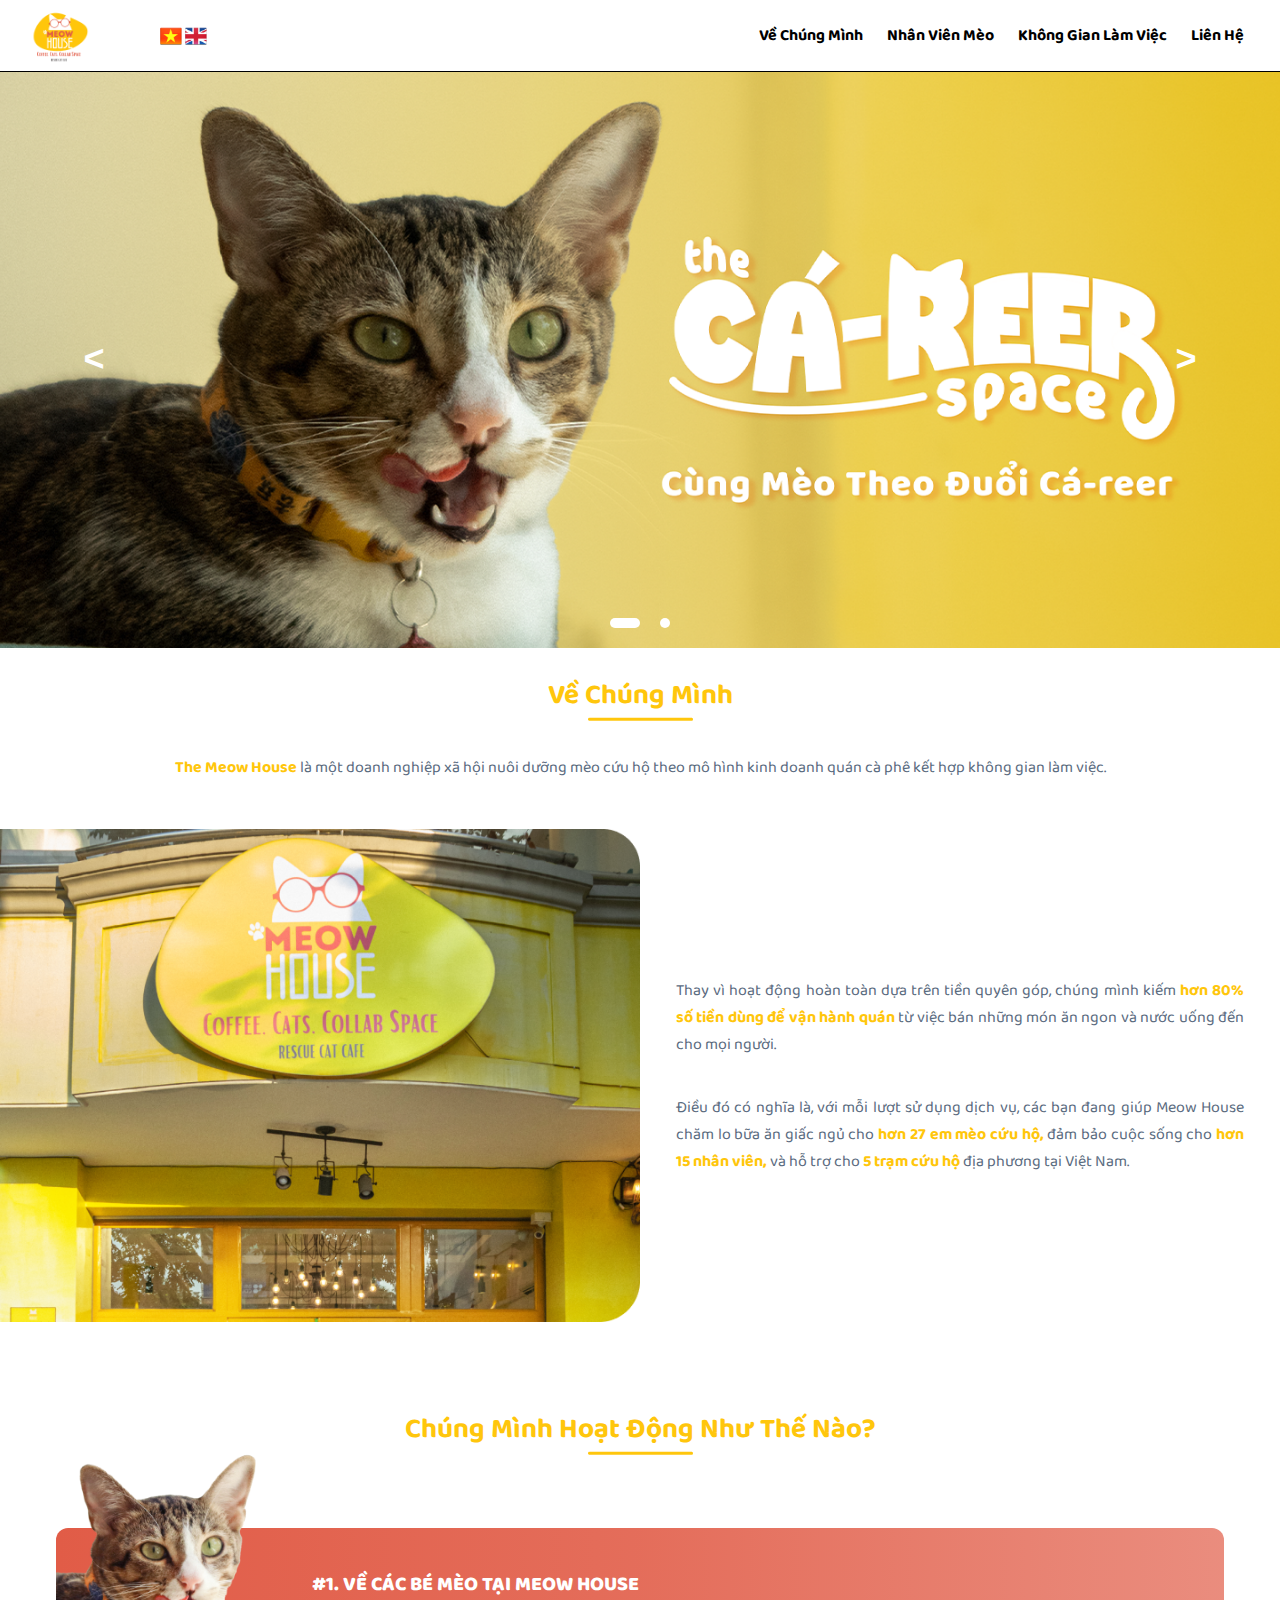
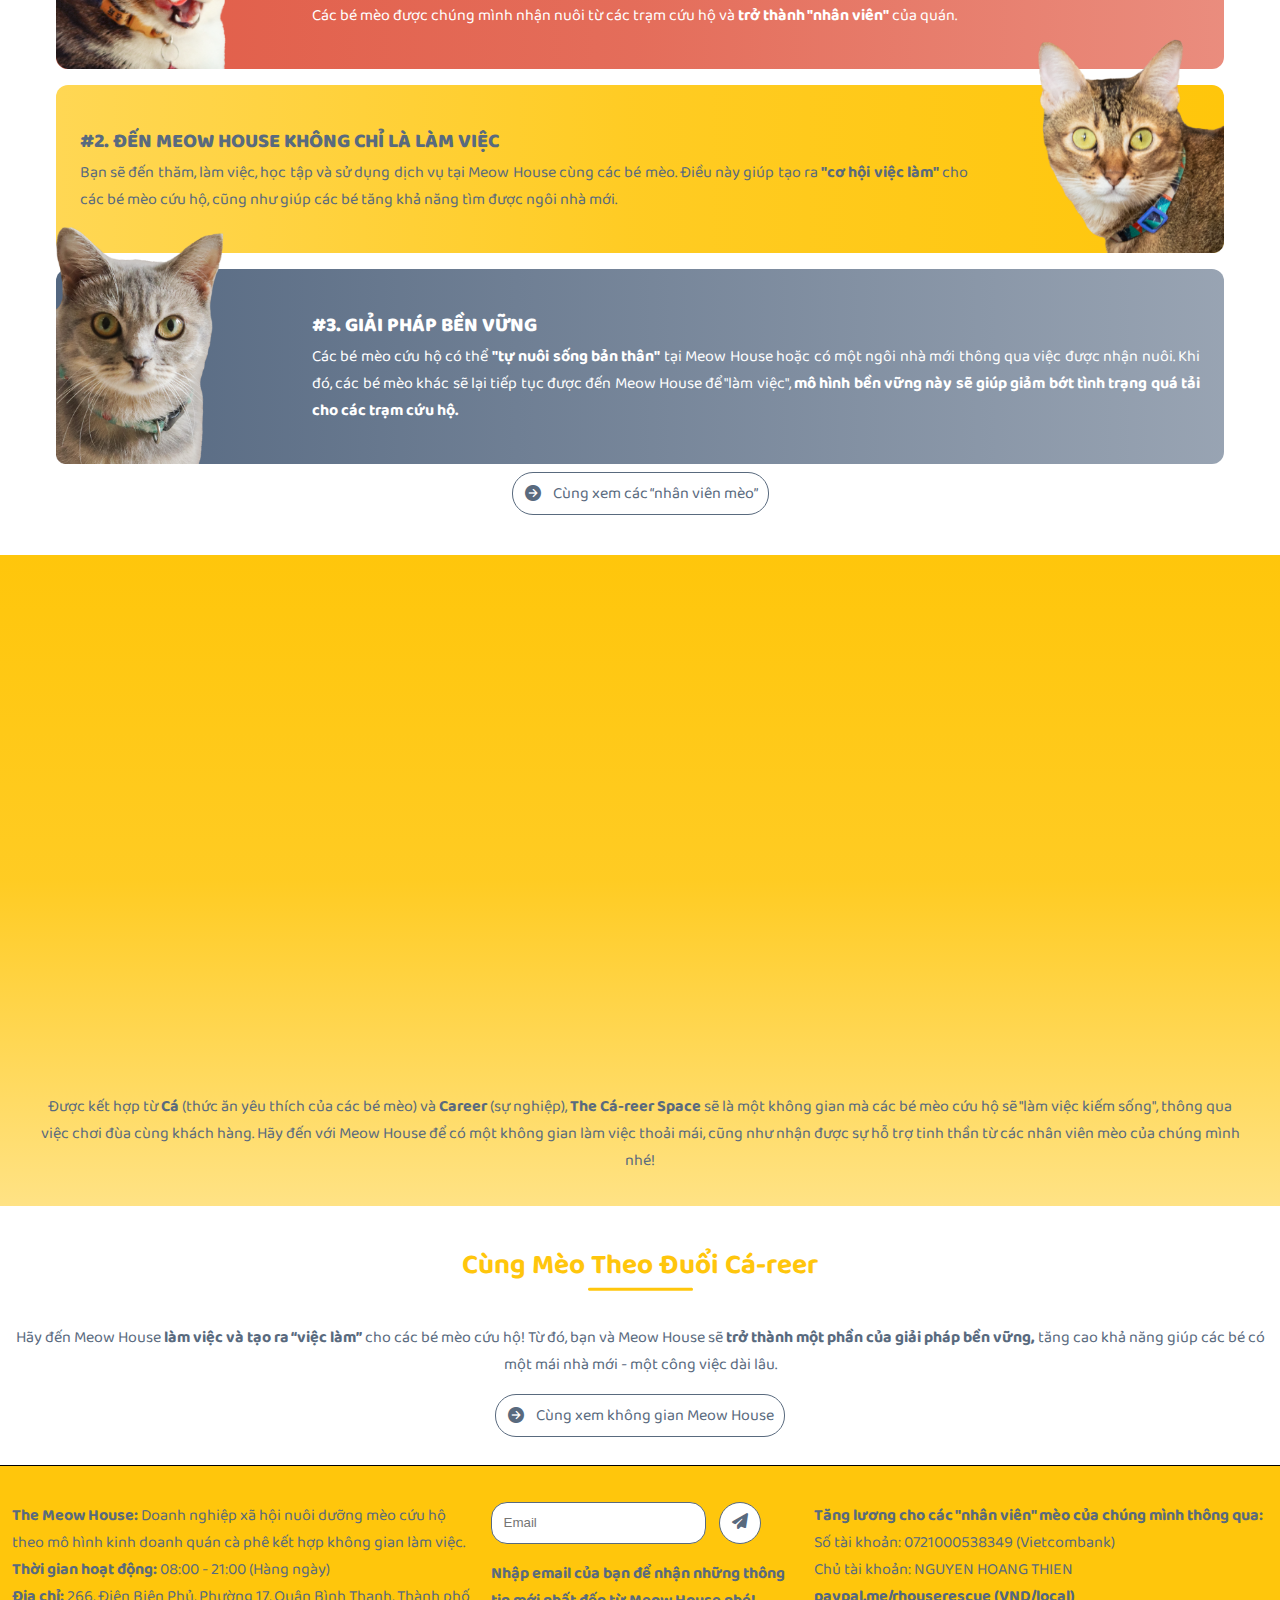
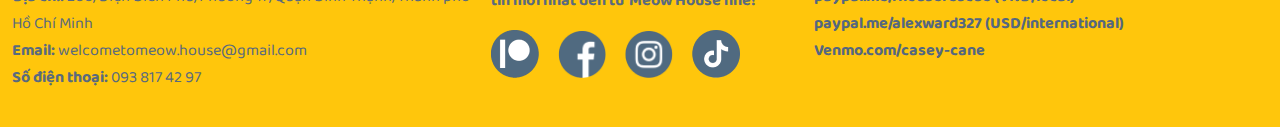
<file: index.html>
<!DOCTYPE html>
<html lang="en">

    
<head>
    <meta charset="UTF-8">
    <meta name="viewport" content="width=device-width, initial-scale=1.0">
    <link rel="shortcut icon" type="image/png" href="./assets/img/logo-mh-1-1@2x.png" />
    <link rel="stylesheet" href="./assets/css/styles.css">
    <link rel="stylesheet" href="./assets/css/silder.css">
    <link rel="stylesheet" href="./assets/fonts/fontawesome-free-6.4.2-web/fontawesome-free-6.4.2-web/css/all.min.css">
    <link rel="stylesheet" href="./assets/fonts/themify-icons-font/themify-icons/themify-icons.css">
    <link rel="stylesheet"
        href="https://fonts.googleapis.com/css2?family=Baloo Da 2:wght@400;600;700;800&display=swap" />
    <link rel="stylesheet" href="https://fonts.googleapis.com/css2?family=Montserrat:wght@400;600;700&display=swap" />
    <link rel="stylesheet" href="https://fonts.googleapis.com/css2?family=Baloo 2:wght@500;600&display=swap" />
    <title>The Meow House</title>
</head>


<body>
    <div id="header">
        <a href="index.html">
            <img class="logo" src="./assets/img/logo-mh-1-1@2x.png" alt="">
        </a> 
        <div class="language-switch">
            <a href="index.html"><img src="./assets/img/Custom-Icon-Design-All-Country-Flag-Vietnam-Flag.256.png" alt=""></a>
            <a href="index-en.html"><img src="./assets/img/Custom-Icon-Design-All-Country-Flag-United-Kingdom-flag.256.png" alt=""></a>
        </div>
        <ul class="nav">
            <li id="mobile-menu" class="menu-btn"><i class="ti-menu"></i></li>
            <li ><a href="index.html" >Về Chúng Mình</a></li>
            <li><a href="NhanVienMeo.html" >Nhân Viên Mèo</a></li>
            <li><a href="KhongGianLamViec.html" >Không Gian Làm Việc</a></li>
            <li><a href="#footer">Liên Hệ</a></li>
        </ul>
    </div>
    <div class="slider">
        <div class="list">
            <div class="item">
                <img src="./assets/img/Banner-main.png" alt="">
            </div>
            <div class="item">
                <img src="./assets/img/rank.png" alt="">
            </div>
        </div>
        <div class="buttons">
            <button id="prev"><</button>
                    <button id="next">></button>
        </div>
        <ul class="dots">
            <li class="active"></li>
            <li></li>
        </ul>
    </div>
    <div id="content-1">
        <h2>Về Chúng Mình</h2>
        <img src="./assets/img/Rectangle 84.png" alt="">
        <div class="content-1-p ">
            <p><b>The Meow House</b> là một doanh nghiệp xã hội nuôi dưỡng mèo cứu hộ theo mô hình kinh doanh quán cà
                phê kết hợp không gian làm việc.</p>
        </div>
    </div>
    <div class="content-2">
        <img src="./assets/img/Artboard 13 1.png" alt="" class="col-2">
        <div class="content-2-p col-2">
            <p class="mb-36">Thay vì hoạt động hoàn toàn dựa trên tiền quyên góp, chúng mình kiếm <b>hơn 80% số tiền
                    dùng để vận hành
                    quán</b> từ việc bán những món ăn ngon và nước uống đến cho mọi người.</p>
            <p>Điều đó có nghĩa là, với mỗi lượt sử dụng dịch vụ, các bạn đang giúp Meow House chăm lo bữa ăn giấc
                ngủ
                cho <b>hơn 27 em mèo cứu hộ,</b> đảm bảo cuộc sống cho <b>hơn 15 nhân viên,</b> và hỗ trợ cho <b>5 trạm
                    cứu hộ</b> địa
                phương
                tại Việt Nam.</p>
        </div>
    </div>
    <div class="content-3">
        <div class="content-3-header">
            <h2>Chúng Mình Hoạt Động Như Thế Nào?</h2>
            <img src="./assets/img/Rectangle 84.png" alt="">
        </div>
        <div class="content-3-box">
            <img src="./assets/img/Color Balance 4 2.png" alt="">
            <div class="content-3-p">
                <h3 class="fs-28"><b>#1. VỀ CÁC BÉ MÈO TẠI MEOW HOUSE</b></h3>
                <p class="fs-24">Các bé mèo được chúng mình nhận nuôi từ các trạm cứu hộ và <b>trở thành "nhân viên"</b>
                    của quán.</p>
            </div>
        </div>
        <div class="content-3-box1">
            <img src="./assets/img/lala 1.png" alt="">
            <div class="content-3-p1">
                <h3 class="fs-28"><b>#2. ĐẾN MEOW HOUSE KHÔNG CHỈ LÀ LÀM VIỆC</b></h3>
                <p class="fs-24">Bạn sẽ đến thăm, làm việc, học tập và sử dụng dịch vụ tại Meow House cùng các bé mèo.
                    Điều này giúp
                    tạo ra <b>"cơ hội việc làm"</b> cho các bé mèo cứu hộ, cũng như giúp các bé tăng khả năng tìm được
                    ngôi nhà mới.</p>
            </div>
        </div>
        <div class="content-3-box2">
            <img src="./assets/img/Layer 44 2.png" alt="">
            <div class="content-3-p2">
                <h3 class="fs-28"><b>#3. GIẢI PHÁP BỀN VỮNG</b></h3>
                <p class="fs-24">Các bé mèo cứu hộ có thể <b>"tự nuôi sống bản thân"</b> tại Meow House hoặc có một ngôi
                    nhà
                    mới thông qua việc được nhận nuôi. Khi đó, các bé mèo khác sẽ lại tiếp tục được đến Meow House để
                    "làm việc", <b>mô hình bền vững này sẽ giúp giảm bớt tình trạng quá tải cho các trạm cứu hộ.</b></p>
            </div>
        </div>
        <a href="NhanVienMeo.html">
            <i class="fa-solid fa-circle-arrow-right line-height"></i>
            Cùng xem các “nhân viên mèo”</a>

    </div>
    <div class="content-4">
        <iframe src="https://www.youtube.com/embed/EBzwm6kUiaI?si=0FjDqjYa2L1budMr" title="YouTube video player" frameborder="0" allow="accelerometer; autoplay; clipboard-write; encrypted-media; gyroscope; picture-in-picture; web-share" allowfullscreen></iframe>
        <p>Được kết hợp từ <b>Cá</b> (thức ăn yêu thích của các bé mèo) và <b>Career</b> (sự nghiệp),
            <b>The Cá-reer Space</b> sẽ là một không gian mà các bé mèo cứu hộ sẽ "làm việc kiếm sống", thông qua việc
            chơi đùa
            cùng khách hàng. Hãy đến với Meow House để có một không gian làm việc thoải mái, cũng như nhận được sự hỗ
            trợ tinh thần từ các nhân viên mèo của chúng mình nhé!
        </p>

    </div>
    <div class="content-5">
        <h2>Cùng Mèo Theo Đuổi Cá-reer</h2>
        <img src="./assets/img/Rectangle 84.png" alt="">
        <div class="content-5-p">
            <p>Hãy đến Meow House <b>làm việc và tạo ra “việc làm”</b> cho các bé mèo cứu hộ! Từ đó, bạn và Meow House
                sẽ <b>trở thành một phần của giải pháp bền vững, </b> tăng cao khả năng giúp các bé có một mái nhà mới -
                một công việc dài lâu. </p>
            <p></p>
        </div>
        <a href="KhongGianLamViec.html">
            <i class="fa-solid fa-circle-arrow-right line-height"></i>
            Cùng xem không gian Meow House</a>
    </div>
    <div id="footer">
        <div class="footer-item detail">
            <p><b>The Meow House:</b> Doanh nghiệp xã hội nuôi dưỡng mèo cứu hộ theo mô hình kinh doanh quán cà phê kết
                hợp
                không gian làm việc. </p>
            <p><b>Thời gian hoạt động:</b> 08:00 - 21:00 (Hàng ngày)</p>
            <p><b>Địa chỉ:</b> 266, Điện Biên Phủ, Phường 17, Quận Bình Thạnh, Thành phố Hồ Chí Minh</p>
            <p><b>Email:</b> welcometomeow.house@gmail.com</p>
            <p><b>Số điện thoại:</b> 093 817 42 97</p>
        </div>
        <div class="footer-item email">
            <div class="submit-form">
                <form id="myForm">
                    <input type="email" name="email" required placeholder="Email" id="email" class="form-control">
                    <button type="submit" id="send" name="send" required class="submit-button">
                        <i class="fa-solid fa-paper-plane"></i>
                    </button>
                </form>
               
            </div>
            <p><b>Nhập email của bạn để nhận những thông tin mới nhất đến từ Meow House nhé!</b></p>
            <a href="https://www.patreon.com/rhouserescue" target="_blank">
                <img src="./assets/img/Layer 2 1.png" alt="">
            </a>
            <a href="https://www.facebook.com/rhousemeowhouse" target="_blank">
                <img src="./assets/img/facebookicon.png" alt="">
            </a>
            <a href="https://www.instagram.com/meowhousesaigon" target="_blank">
                <img src="./assets/img/instagramicon.png" alt="">
            </a>
            <a href="https://www.tiktok.com/@meowhouseofficial" target="_blank">
                <img src="./assets/img/tiktokicon.png" alt="">
            </a>
        </div>
        <div class="footer-item cash">
            <p><b>Tăng lương cho các "nhân viên" mèo của chúng mình thông qua:</b></p>
            <p>Số tài khoản: 0721000538349 (Vietcombank)</p>
            <p>Chủ tài khoản: NGUYEN HOANG THIEN</p>
            <p><a href="https://www.paypal.com/paypalme/rhouserescue" target="_blank">paypal.me/rhouserescue (VND/local)</a></p>
            <p><a href="https://www.paypal.com/paypalme/alexward327" target="_blank">paypal.me/alexward327 (USD/international)</a></p>
            <p><a href="https://account.venmo.com/u/casey-cane" target="_blank">Venmo.com/casey-cane</a></p>
        </div>
    </div>
    <script src="./assets/js/slider.js"></script>
    <script>
        var header = document.getElementById('header');
        var mobileMenu = document.getElementById('mobile-menu');
        var headerHeight = header.clientHeight;
        mobileMenu.onclick = function () {
            var isClosed = header.clientHeight === headerHeight;
            if (isClosed) {
                header.style.height = 'auto';
            } else {
                header.style.height = null;
            }
        }
        menuItem = document.querySelector('.nav li a[href="#footer"]');
        menuItem.onclick = function () {
        header.style.height = null;
        }
        
    </script>
    <script src="./assets/js/script.js"></script>
</body>

</html>
</file>
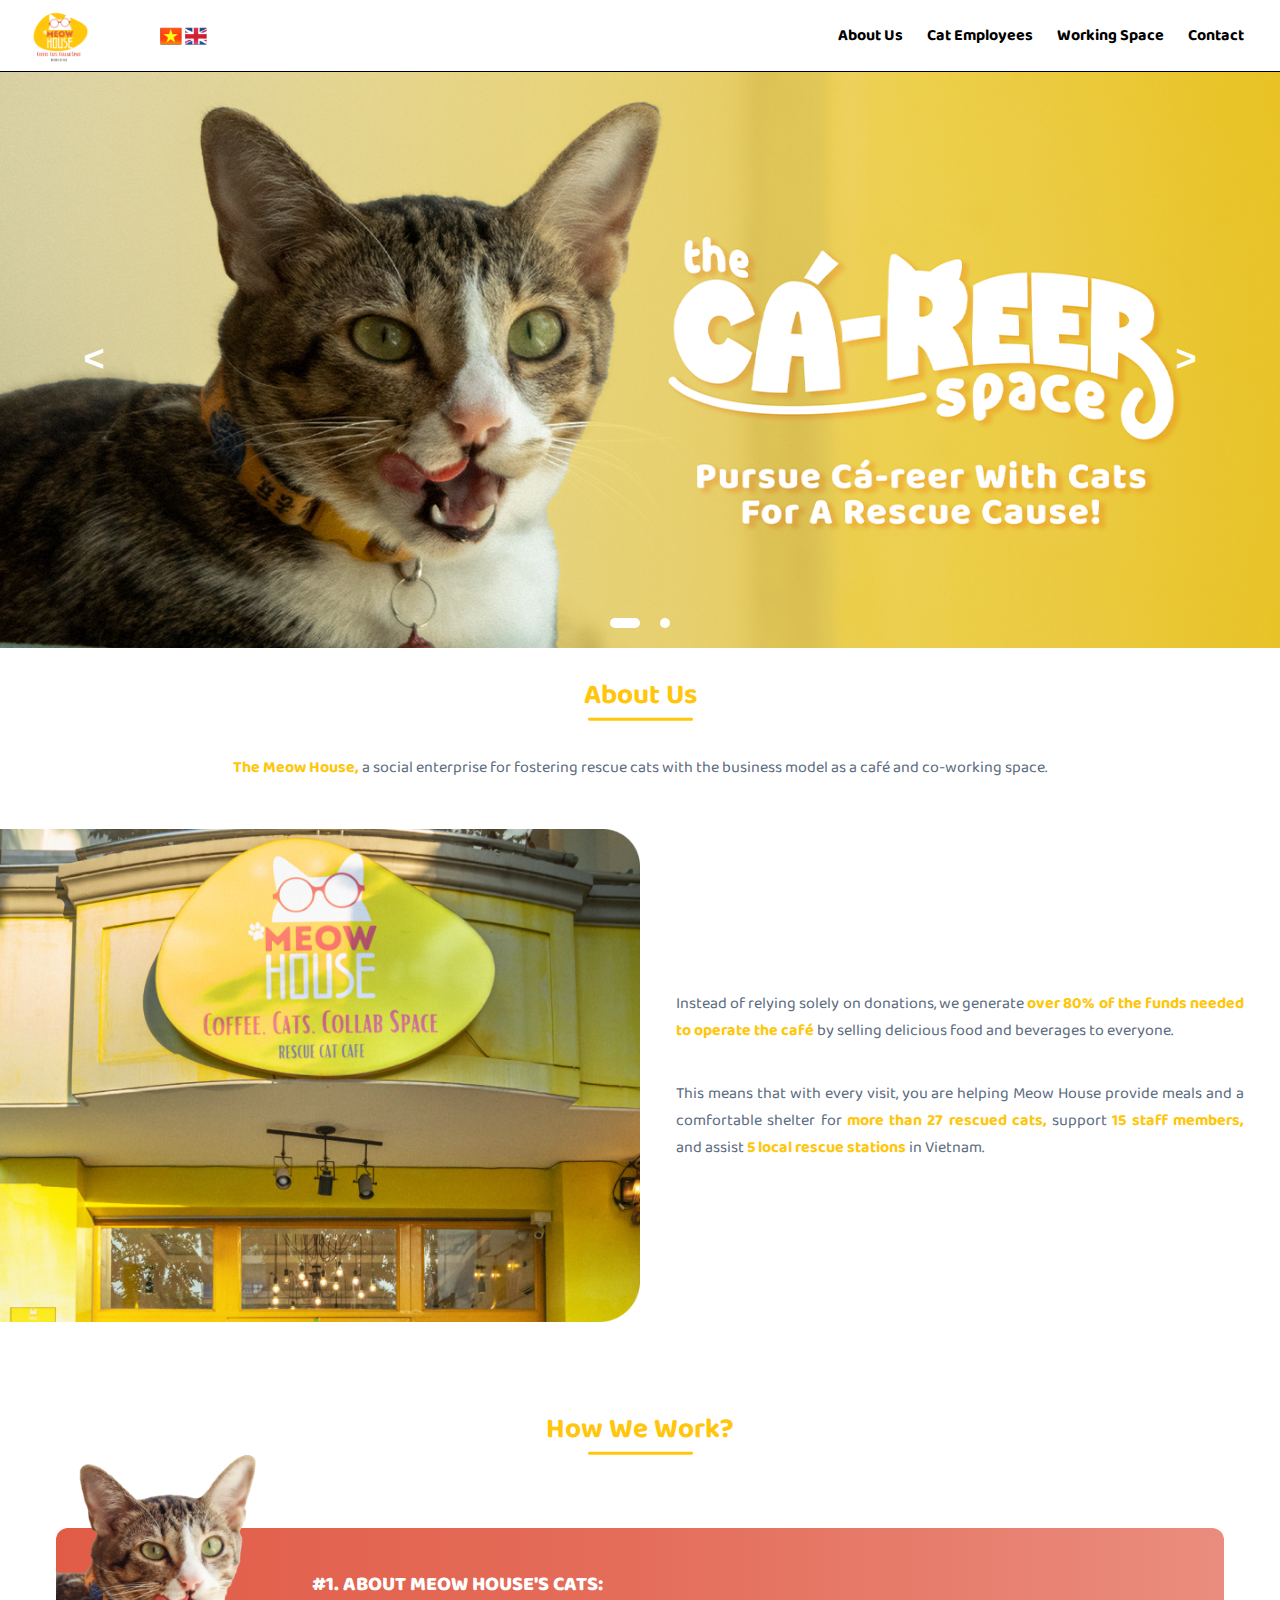
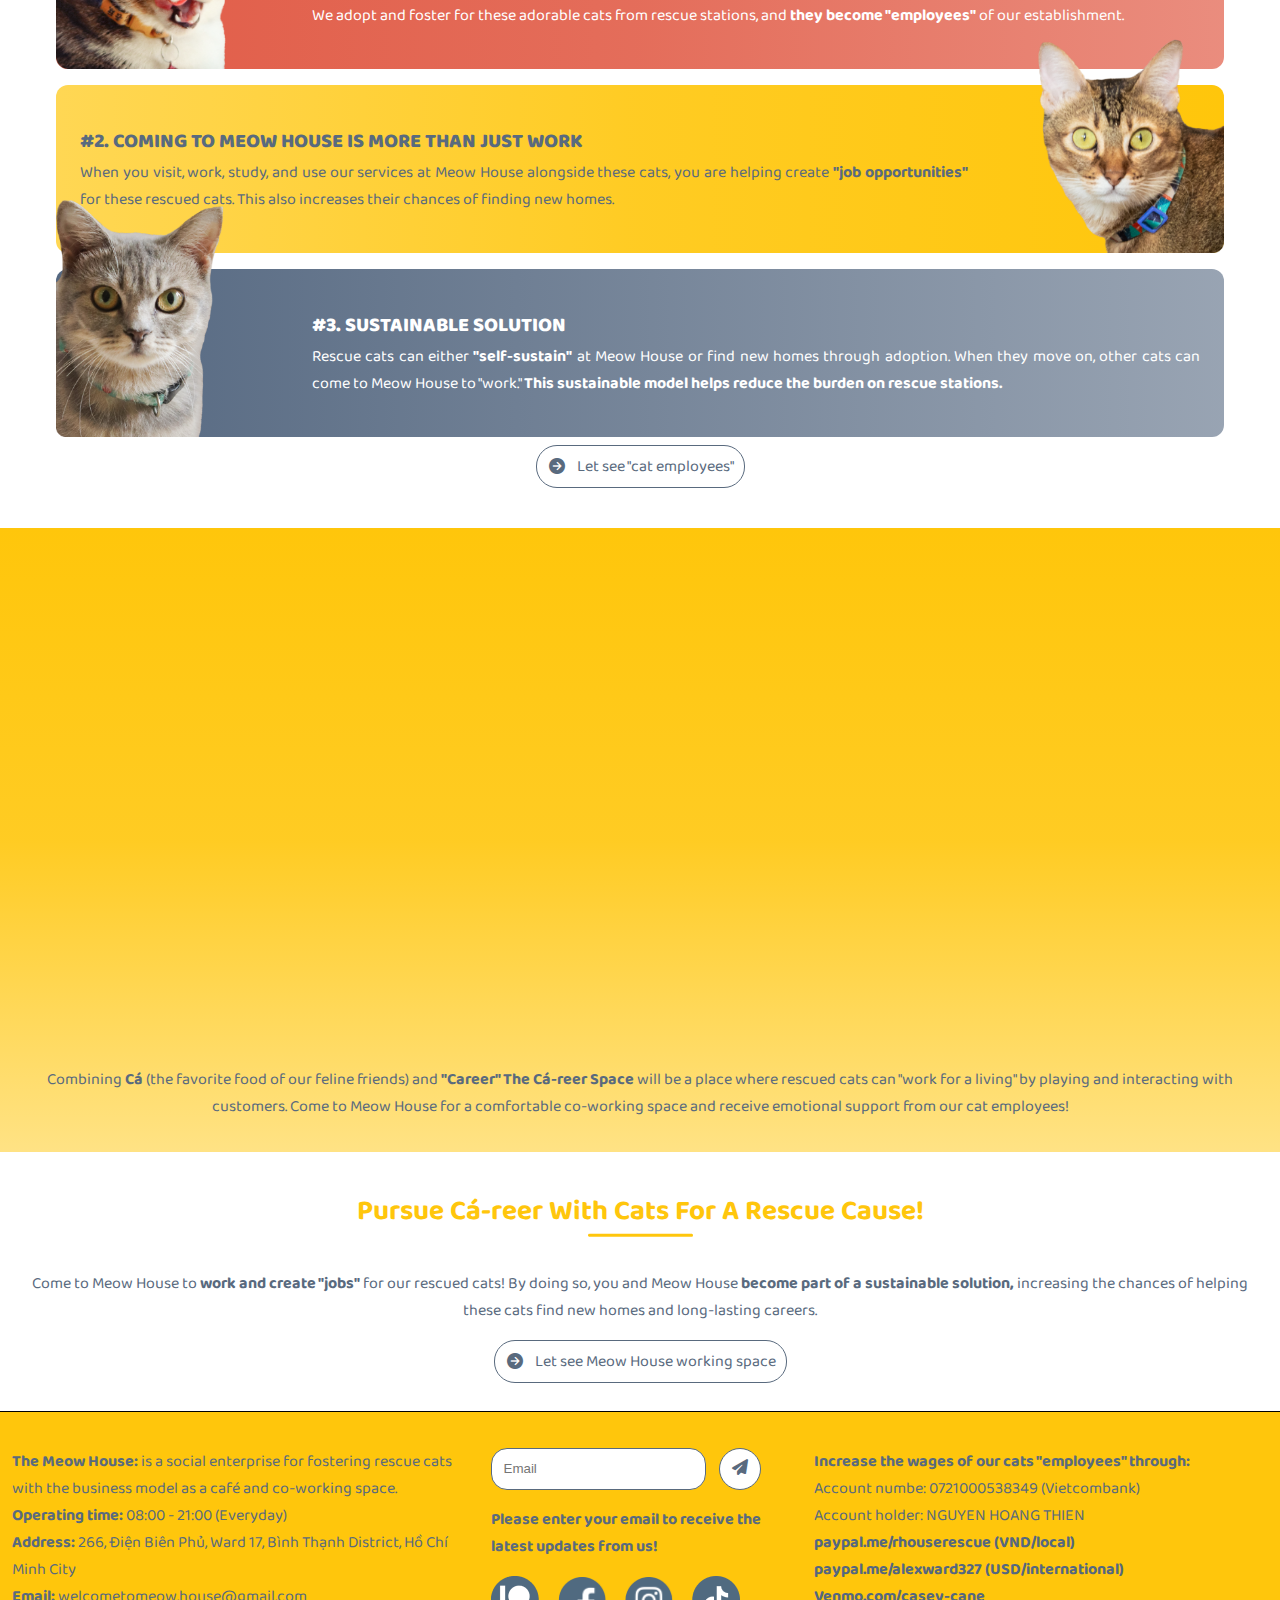
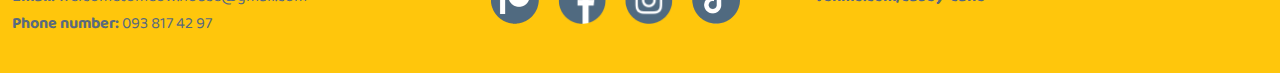
<file: index-en.html>
<!DOCTYPE html>
<html lang="en">


<head>
    <meta charset="UTF-8">
    <meta name="viewport" content="width=device-width, initial-scale=1.0">
    <link rel="shortcut icon" type="image/png" href="./assets/img/logo-mh-1-1@2x.png" />
    <link rel="stylesheet" href="./assets/css/styles.css">
    <link rel="stylesheet" href="./assets/css/silder.css">
    <link rel="stylesheet" href="./assets/fonts/fontawesome-free-6.4.2-web/fontawesome-free-6.4.2-web/css/all.min.css">
    <link rel="stylesheet" href="./assets/fonts/themify-icons-font/themify-icons/themify-icons.css">
    <link rel="stylesheet"
        href="https://fonts.googleapis.com/css2?family=Baloo Da 2:wght@400;600;700;800&display=swap" />
    <link rel="stylesheet" href="https://fonts.googleapis.com/css2?family=Montserrat:wght@400;600;700&display=swap" />
    <link rel="stylesheet" href="https://fonts.googleapis.com/css2?family=Baloo 2:wght@500;600&display=swap" />
    <title>The Meow House</title>
</head>


<body>
    <div id="header">
        <a href="index-en.html">
            <img class="logo" src="./assets/img/logo-mh-1-1@2x.png" alt="">
        </a>
        <div class="language-switch">
            <a href="index.html"><img src="./assets/img/Custom-Icon-Design-All-Country-Flag-Vietnam-Flag.256.png" alt=""></a>
            <a href="index-en.html"><img src="./assets/img/Custom-Icon-Design-All-Country-Flag-United-Kingdom-flag.256.png" alt=""></a>
        </div>
        <ul class="nav">
            <li id="mobile-menu" class="menu-btn"><i class="ti-menu"></i></li>
            <li><a href="index-en.html">About Us</a></li>
            <li><a href="NhanVienMeo-en.html">Cat Employees</a></li>
            <li><a href="KhongGianLamViec-en.html">Working Space</a></li>
            <li><a href="#footer">Contact</a></li>
        </ul>
    </div>
    <div class="slider">
        <div class="list">
            <div class="item">
                <img src="./assets/img/Artboard 91.png" alt="">
            </div>
            <div class="item">
                <img src="./assets/img/rank-en.png" alt="">
            </div>
        </div>
        <div class="buttons">
            <button id="prev"><</button>
                    <button id="next">></button>
        </div>
        <ul class="dots">
            <li class="active"></li>
            <li></li>
        </ul>
    </div>
    <div id="content-1">
        <h2>About Us</h2>
        <img src="./assets/img/Rectangle 84.png" alt="">
        <div class="content-1-p ">
            <p><b>The Meow House,</b> a social enterprise for fostering rescue cats with the business model as a café
                and co-working space.</p>
        </div>
    </div>
    <div class="content-2">
        <img src="./assets/img/Artboard 13 1.png" alt="" class="col-2">
        <div class="content-2-p col-2">
            <p class="mb-36">Instead of relying solely on donations, we generate <b>over 80% of the funds needed to
                    operate the café</b> by selling delicious food and beverages to everyone.</p>
            <p>This means that with every visit, you are helping Meow House provide meals and a comfortable shelter for <b>more than 27 rescued cats,</b>  support <b>15 staff members,</b> and assist <b> 5 local rescue stations</b>  in Vietnam.</p>
        </div>
    </div>
    <div class="content-3">
        <div class="content-3-header">
            <h2>How We Work?</h2>
            <img src="./assets/img/Rectangle 84.png" alt="">
        </div>
        <div class="content-3-box">
            <img src="./assets/img/Color Balance 4 2.png" alt="">
            <div class="content-3-p">
                <h3 class="fs-28"><b>#1. ABOUT MEOW HOUSE'S CATS:</b></h3>
                <p class="fs-24">We adopt and foster for these adorable cats from rescue stations, and <b>they become "employees"</b>
                    of our establishment.</p>
            </div>
        </div>
        <div class="content-3-box1">
            <img src="./assets/img/lala 1.png" alt="">
            <div class="content-3-p1">
                <h3 class="fs-28"><b>#2. COMING TO MEOW HOUSE IS MORE THAN JUST WORK</b></h3>
                <p class="fs-24">When you visit, work, study, and use our services at Meow House alongside these cats, you are helping create <b>"job opportunities"</b> for these rescued cats. This also increases their chances of finding new homes.</p>
            </div>
        </div>
        <div class="content-3-box2">
            <img src="./assets/img/Layer 44 2.png" alt="">
            <div class="content-3-p2">
                <h3 class="fs-28"><b>#3. SUSTAINABLE SOLUTION</b></h3>
                <p class="fs-24">Rescue cats can either <b>"self-sustain"</b> at Meow House or find new homes through adoption. When they move on, other cats can come to Meow House to "work." <b>This sustainable model helps reduce the burden on rescue stations.</b></p>
            </div>
        </div>
        <a href="NhanVienMeo-en.html">
            <i class="fa-solid fa-circle-arrow-right line-height"></i>
            Let see "cat employees"</a>

    </div>
    <div class="content-4">
        <iframe src="https://www.youtube.com/embed/EBzwm6kUiaI?si=0FjDqjYa2L1budMr" title="YouTube video player" frameborder="0" allow="accelerometer; autoplay; clipboard-write; encrypted-media; gyroscope; picture-in-picture; web-share" allowfullscreen></iframe>
        <p>Combining <b>Cá</b> (the favorite food of our feline friends) and <b>"Career" The Cá-reer Space</b> will be a place where rescued cats can "work for a living" by playing and interacting with customers. Come to Meow House for a comfortable co-working space and receive emotional support from our cat employees!
        </p>

    </div>
    <div class="content-5">
        <h2>Pursue Cá-reer With Cats For A Rescue Cause!</h2>
        <img src="./assets/img/Rectangle 84.png" alt="">
        <div class="content-5-p">
            <p>Come to Meow House to <b>work and create "jobs"</b> for our rescued cats! By doing so, you and Meow House <b> become part of a sustainable solution, </b> increasing the chances of helping these cats find new homes and long-lasting careers. </p>
        </div>
        <a href="KhongGianLamViec-en.html">
            <i class="fa-solid fa-circle-arrow-right line-height"></i>
            Let see Meow House working space</a>
    </div>
    <div id="footer">
        <div class="footer-item detail">
            <p><b>The Meow House:</b> is a social enterprise for fostering rescue cats with the business model as a café and co-working space.</p>
            <p><b>Operating time:</b> 08:00 - 21:00 (Everyday)</p>
            <p><b>Address:</b> 266, Điện Biên Phủ, Ward 17, Bình Thạnh District, Hồ Chí Minh City</p>
            <p><b>Email:</b> welcometomeow.house@gmail.com</p>
            <p><b>Phone number:</b> 093 817 42 97</p>
        </div>
        <div class="footer-item email">
            <div class="submit-form">
                <form id="myForm">
                    <input type="email" name="email" required placeholder="Email" id="email" class="form-control">
                    <button type="submit" id="send" name="send" required class="submit-button">
                        <i class="fa-solid fa-paper-plane"></i>
                    </button>
                </form>
               
            </div>
            <p><b>Please enter your email to receive the latest updates from us!</b></p>
            <a href="https://www.patreon.com/rhouserescue" target="_blank">
                <img src="./assets/img/Layer 2 1.png" alt="">
            </a>
            <a href="https://www.facebook.com/rhousemeowhouse" target="_blank">
                <img src="./assets/img/facebookicon.png" alt="">
            </a>
            <a href="https://www.instagram.com/meowhousesaigon" target="_blank">
                <img src="./assets/img/instagramicon.png" alt="">
            </a>
            <a href="https://www.tiktok.com/@meowhouseofficial" target="_blank">
                <img src="./assets/img/tiktokicon.png" alt="">
            </a>
        </div>
        <div class="footer-item cash">
            <p><b>Increase the wages of our cats "employees" through:</b></p>
            <p>Account numbe: 0721000538349 (Vietcombank)</p>
            <p>Account holder: NGUYEN HOANG THIEN</p>
            <p><a href="https://www.paypal.com/paypalme/rhouserescue" target="_blank">paypal.me/rhouserescue
                    (VND/local)</a></p>
            <p><a href="https://www.paypal.com/paypalme/alexward327" target="_blank">paypal.me/alexward327
                    (USD/international)</a></p>
            <p><a href="https://account.venmo.com/u/casey-cane" target="_blank">Venmo.com/casey-cane</a></p>
        </div>
    </div>
    <script src="./assets/js/slider.js"></script>
    <script>
        var header = document.getElementById('header');
        var mobileMenu = document.getElementById('mobile-menu');
        var headerHeight = header.clientHeight;
        mobileMenu.onclick = function () {
            var isClosed = header.clientHeight === headerHeight;
            if (isClosed) {
                header.style.height = 'auto';
            } else {
                header.style.height = null;
            }
        }
        menuItem = document.querySelector('.nav li a[href="#footer"]');
        menuItem.onclick = function () {
            header.style.height = null;
        }

    </script>
    <script src="./assets/js/script.js"></script>
</body>

</html>
</file>
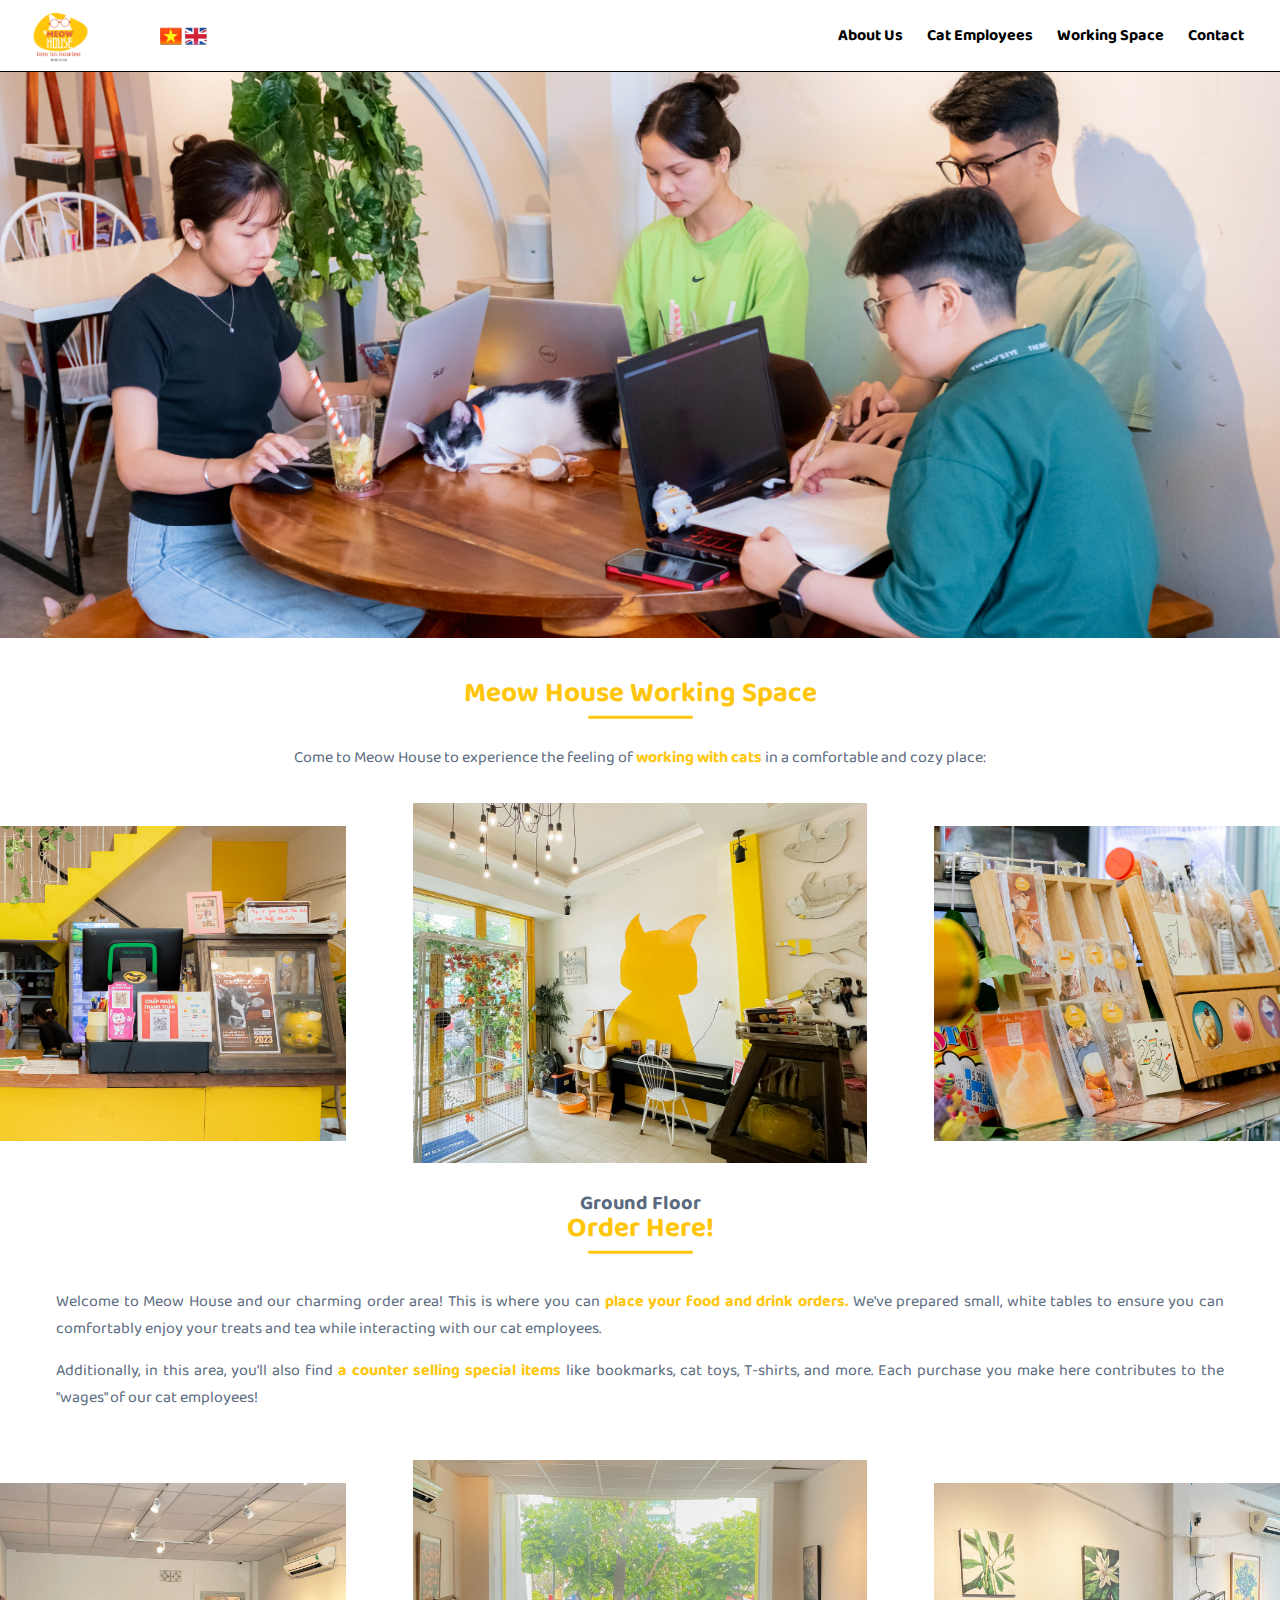
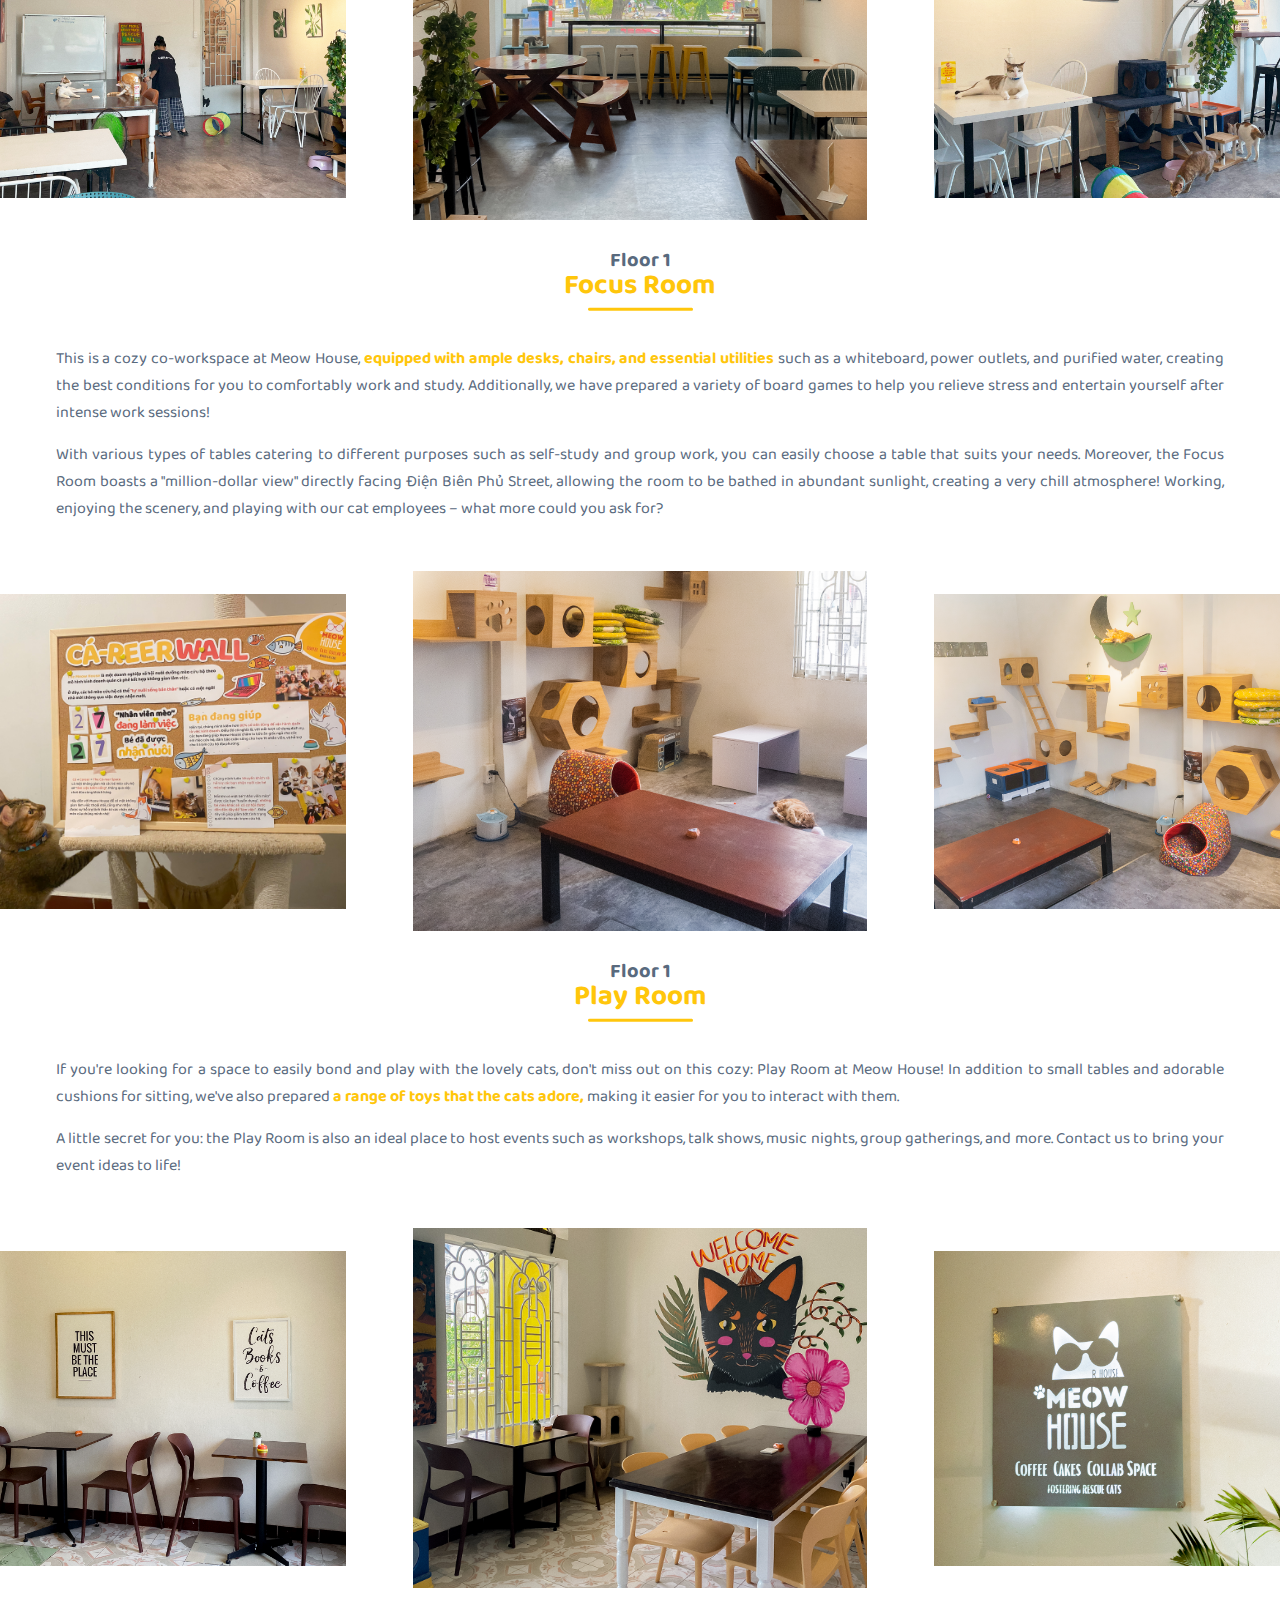
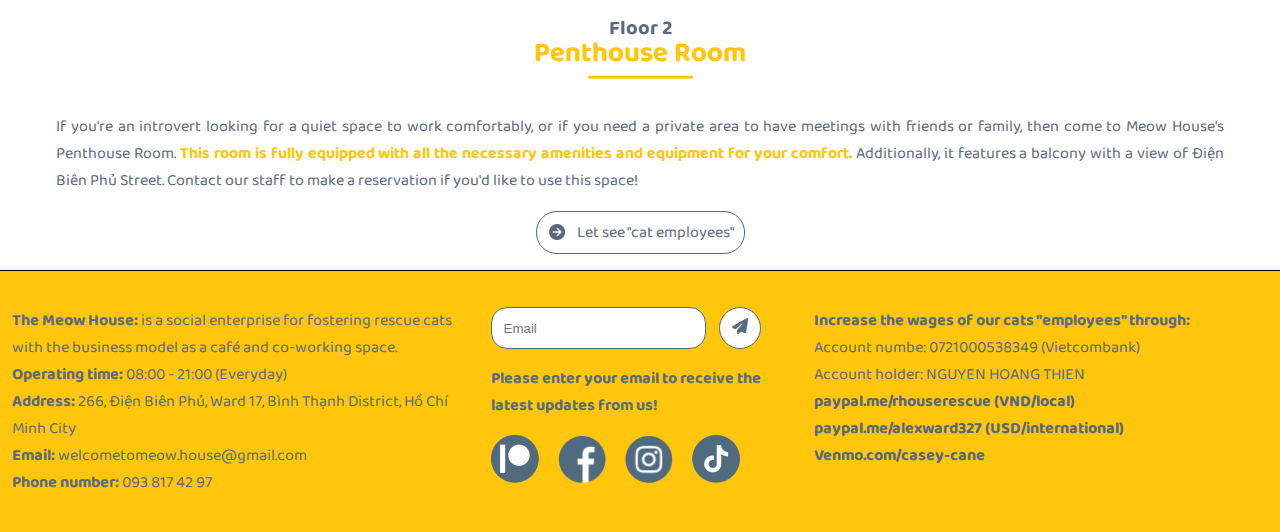
<file: KhongGianLamViec-en.html>
<!DOCTYPE html>
<html lang="en">

<head>
    <meta charset="UTF-8">
    <meta name="viewport" content="width=device-width, initial-scale=1.0">
    <link rel="shortcut icon" type="image/png" href="./assets/img/logo-mh-1-1@2x.png" />
    <link rel="stylesheet" href="./assets/css/styles.css">
    <link rel="stylesheet" href="./assets/fonts/fontawesome-free-6.4.2-web/fontawesome-free-6.4.2-web/css/all.min.css">
    <link rel="stylesheet" href="./assets/fonts/themify-icons-font/themify-icons/themify-icons.css">
    <link rel="stylesheet"
        href="https://fonts.googleapis.com/css2?family=Baloo Da 2:wght@400;600;700;800&display=swap" />
    <link rel="stylesheet" href="https://fonts.googleapis.com/css2?family=Montserrat:wght@400;600;700&display=swap" />
    <link rel="stylesheet" href="https://fonts.googleapis.com/css2?family=Baloo 2:wght@500;600&display=swap" />
    <title>The Meow House</title>
</head>

<body>
    <div id="header">
        <a href="index-en.html">
            <img class="logo" src="./assets/img/logo-mh-1-1@2x.png" alt="">
        </a>
        <div class="language-switch">
            <a href="KhongGianLamViec.html"><img src="./assets/img/Custom-Icon-Design-All-Country-Flag-Vietnam-Flag.256.png" alt=""></a>
            <a href="KhongGianLamViec-en.html"><img src="./assets/img/Custom-Icon-Design-All-Country-Flag-United-Kingdom-flag.256.png" alt=""></a>
        </div>
        <ul class="nav">
            <li id="mobile-menu" class="menu-btn"><i class="ti-menu"></i></li>
            <li><a href="index-en.html">About Us</a></li>
            <li><a href="NhanVienMeo-en.html">Cat Employees</a></li>
            <li><a href="KhongGianLamViec-en.html">Working Space</a></li>
            <li><a href="#footer">Contact</a></li>
        </ul>
    </div>
    <div class="slider">
        <img src="./assets/img/Photos (6 of 7) 1.png" alt="">
    </div>
    <div class="intro">
        <h2 class="fs-48">Meow House Working Space</h2>
        <img src="./assets/img/Rectangle 84.png" alt="">
        <div class="intro-p">
            <p>Come to Meow House to experience the feeling of  <b>working with cats</b> in a comfortable and cozy place:</p>
        </div>
    </div>
    <div class="sub-sli">
        <img src="./assets/img/Artboard 5.png" alt="">
        <img src="./assets/img/Artboard 6.png" alt="" class="main-img">
        <img src="./assets/img/Artboard 10.png" alt="">
    </div>
    <div class="order">
        <div class="order-header">
            <h4 class="fs-36">Ground Floor</h4>
            <h2 class="fs-48">Order Here!</h2>
            <img src="./assets/img/Rectangle 84.png" alt="">
        </div>
        <div class="order-p fs-24">
            <p>Welcome to Meow House and our charming order area! This is where you can <b>place your food and drink orders.</b> We've prepared small, white tables to ensure you can comfortably enjoy your treats and tea while interacting with our cat employees.</p>
            <p>Additionally, in this area, you'll also find <b>a counter selling special items</b> like bookmarks, cat toys, T-shirts, and more. Each purchase you make here contributes to the "wages" of our cat employees!</p>
        </div>
    </div>
    <div class="sub-sli">
        <img src="./assets/img/Artboard 17.png" alt="">
        <img src="./assets/img/Artboard 1.png" alt="" class="main-img">
        <img src="./assets/img/Artboard 16.png" alt="">
    </div>
    <div class="order">
        <div class="order-header">
            <h4 class="fs-36">Floor 1</h4>
            <h2 class="fs-48">Focus Room</h2>
            <img src="./assets/img/Rectangle 84.png" alt="">
        </div>
        <div class="order-p fs-24">
            <p>This is a cozy co-workspace at Meow House, <b>equipped with ample desks, chairs, and essential utilities</b> such as a whiteboard, power outlets, and purified water, creating the best conditions for you to comfortably work and study. Additionally, we have prepared a variety of board games to help you relieve stress and entertain yourself after intense work sessions!</p>
            <p>With various types of tables catering to different purposes such as self-study and group work, you can easily choose a table that suits your needs. Moreover, the Focus Room boasts a "million-dollar view" directly facing Điện Biên Phủ Street, allowing the room to be bathed in abundant sunlight, creating a very chill atmosphere! Working, enjoying the scenery, and playing with our cat employees – what more could you ask for?</p>
        </div>
    </div>
    <div class="sub-sli">
        <img src="./assets/img/382221414_318253254122489_5829826167029124256_n.jpg" alt="">
        <img src="./assets/img/Artboard 2.png" alt="" class="main-img">
        <img src="./assets/img/Artboard 14.png" alt="">
    </div>
    <div class="order">
        <div class="order-header">
            <h4 class="fs-36">Floor 1</h4>
            <h2 class="fs-48">Play Room</h2>
            <img src="./assets/img/Rectangle 84.png" alt="">
        </div>
        <div class="order-p fs-24">
            <p>If you're looking for a space to easily bond and play with the lovely cats, don't miss out on this cozy: Play Room at Meow House! In addition to small tables and adorable cushions for sitting, we've also prepared <b>a range of toys that the cats adore,</b>
                making it easier for you to interact with them.</p>
            <p>A little secret for you: the Play Room is also an ideal place to host events such as workshops, talk shows, music nights, group gatherings, and more. Contact us to bring your event ideas to life!</p>
        </div>
    </div>
    <div class="sub-sli">
        <img src="./assets/img/Artboard 15.png" alt="">
        <img src="./assets/img/Artboard 3.png" alt="" class="main-img">
        <img src="./assets/img/Artboard 9.png" alt="">
    </div>
    <div class="order">
        <div class="order-header">
            <h4 class="fs-36">Floor 2</h4>
            <h2 class="fs-48">Penthouse Room</h2>
            <img src="./assets/img/Rectangle 84.png" alt="">
        </div>
        <div class="order-p fs-24">
            <p>If you're an introvert looking for a quiet space to work comfortably, or if you need a private area to have meetings with friends or family, then come to Meow House's Penthouse Room.
                <b>This room is fully equipped with all the necessary amenities and equipment for your comfort.</b> Additionally, it features a balcony with a view of Điện Biên Phủ Street. Contact our staff to make a reservation if you'd like to use this space!</p>
        </div>
        <a href="NhanVienMeo-en.html">
            <i class="fa-solid fa-circle-arrow-right line-height"></i>
            Let see "cat employees"</a>
    </div>    
    <div id="footer">
        <div class="footer-item detail">
            <p><b>The Meow House:</b> is a social enterprise for fostering rescue cats with the business model as a café and co-working space.</p>
            <p><b>Operating time:</b> 08:00 - 21:00 (Everyday)</p>
            <p><b>Address:</b> 266, Điện Biên Phủ, Ward 17, Bình Thạnh District, Hồ Chí Minh City</p>
            <p><b>Email:</b> welcometomeow.house@gmail.com</p>
            <p><b>Phone number:</b> 093 817 42 97</p>
        </div>
        <div class="footer-item email">
            <div class="submit-form">
                <form id="myForm">
                    <input type="email" name="email" required placeholder="Email" id="email" class="form-control">
                    <button type="submit" id="send" name="send" required class="submit-button">
                        <i class="fa-solid fa-paper-plane"></i>
                    </button>
                </form>
               
            </div>
            <p><b>Please enter your email to receive the latest updates from us!</b></p>
            <a href="https://www.patreon.com/rhouserescue" target="_blank">
                <img src="./assets/img/Layer 2 1.png" alt="">
            </a>
            <a href="https://www.facebook.com/rhousemeowhouse" target="_blank">
                <img src="./assets/img/facebookicon.png" alt="">
            </a>
            <a href="https://www.instagram.com/meowhousesaigon" target="_blank">
                <img src="./assets/img/instagramicon.png" alt="">
            </a>
            <a href="https://www.tiktok.com/@meowhouseofficial" target="_blank">
                <img src="./assets/img/tiktokicon.png" alt="">
            </a>
        </div>
        <div class="footer-item cash">
            <p><b>Increase the wages of our cats "employees" through:</b></p>
            <p>Account numbe: 0721000538349 (Vietcombank)</p>
            <p>Account holder: NGUYEN HOANG THIEN</p>
            <p><a href="https://www.paypal.com/paypalme/rhouserescue" target="_blank">paypal.me/rhouserescue
                    (VND/local)</a></p>
            <p><a href="https://www.paypal.com/paypalme/alexward327" target="_blank">paypal.me/alexward327
                    (USD/international)</a></p>
            <p><a href="https://account.venmo.com/u/casey-cane" target="_blank">Venmo.com/casey-cane</a></p>
        </div>
    </div>
        <script>
            var header = document.getElementById('header');
            var mobileMenu = document.getElementById('mobile-menu');
            var headerHeight = header.clientHeight;
            mobileMenu.onclick = function(){
                var isClosed = header.clientHeight === headerHeight;
                if(isClosed){
                    header.style.height = 'auto';
                } else {
                    header.style.height = null;
                }
            }
            menuItem = document.querySelector('.nav li a[href="#footer"]');
            menuItem.onclick = function(){
                header.style.height = null;
            }
        </script>
        <script src="./assets/js/script.js"></script>
</body>

</html>
</file>
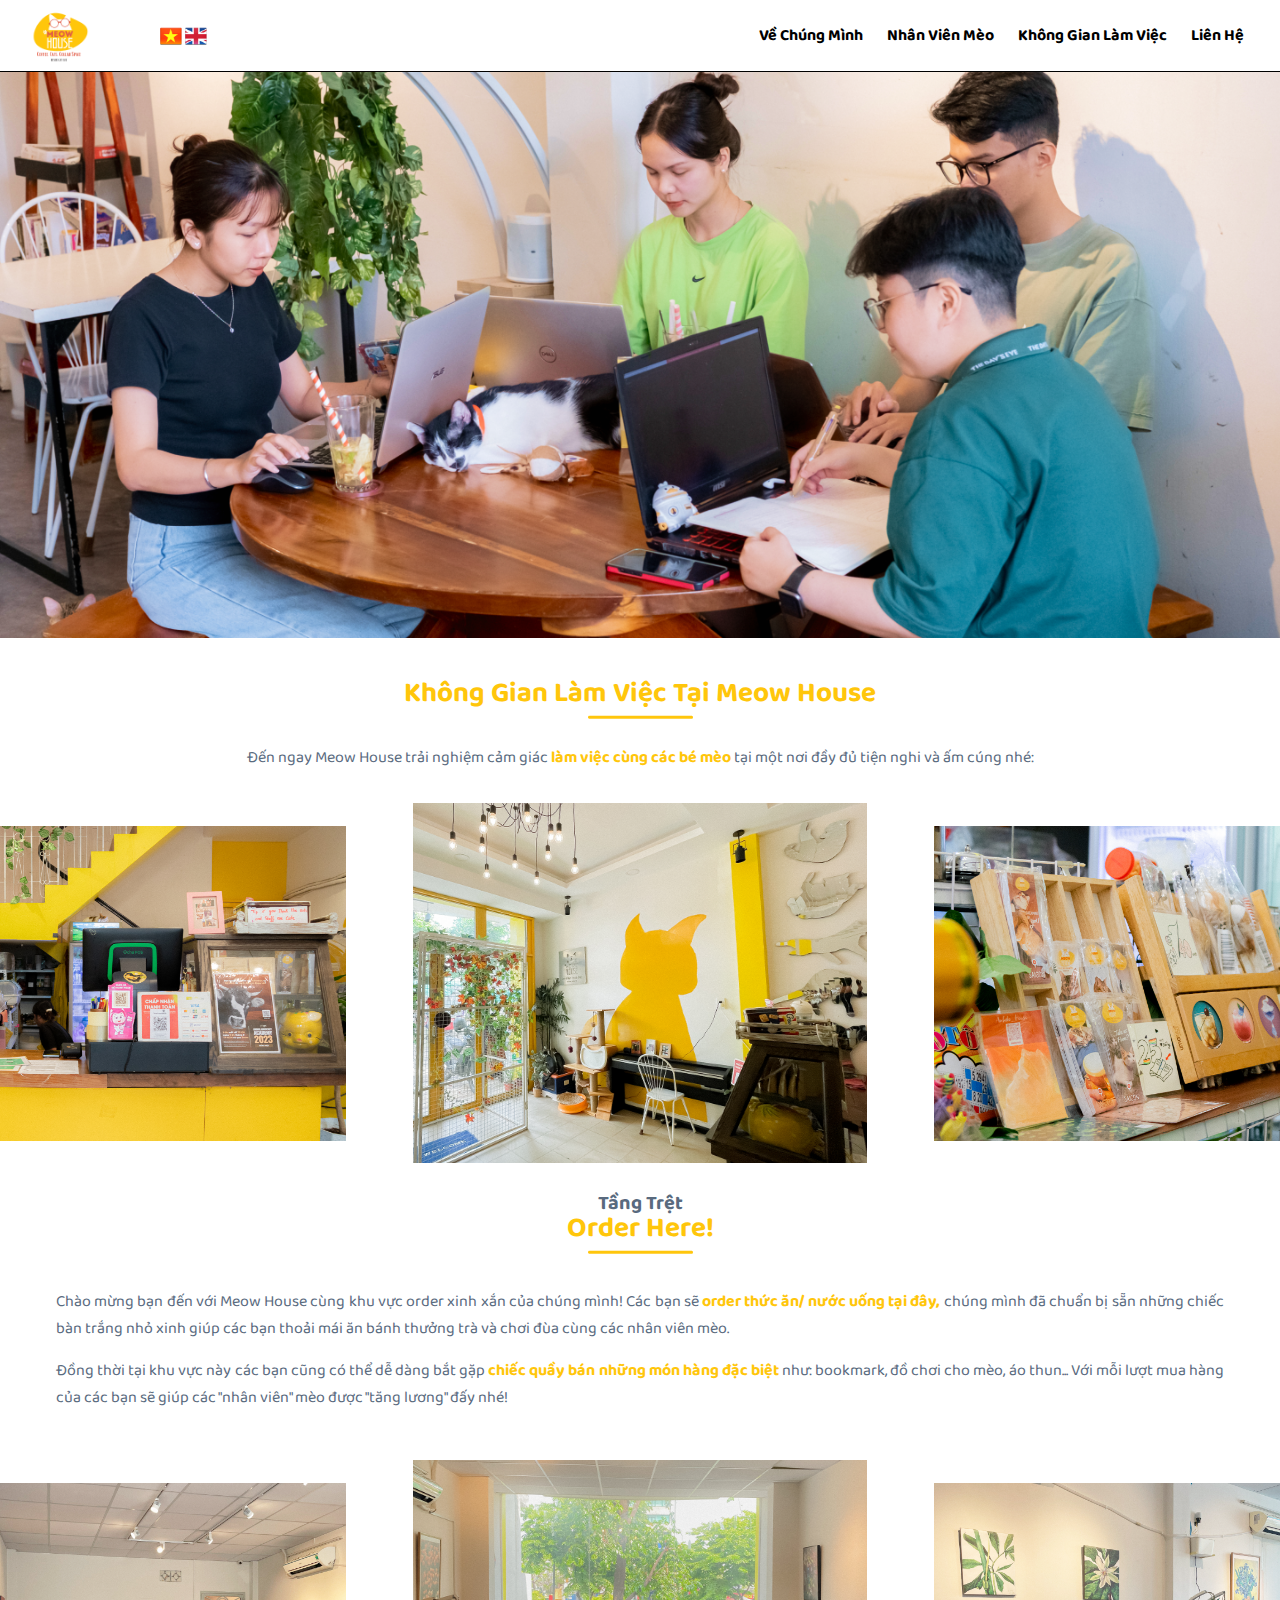
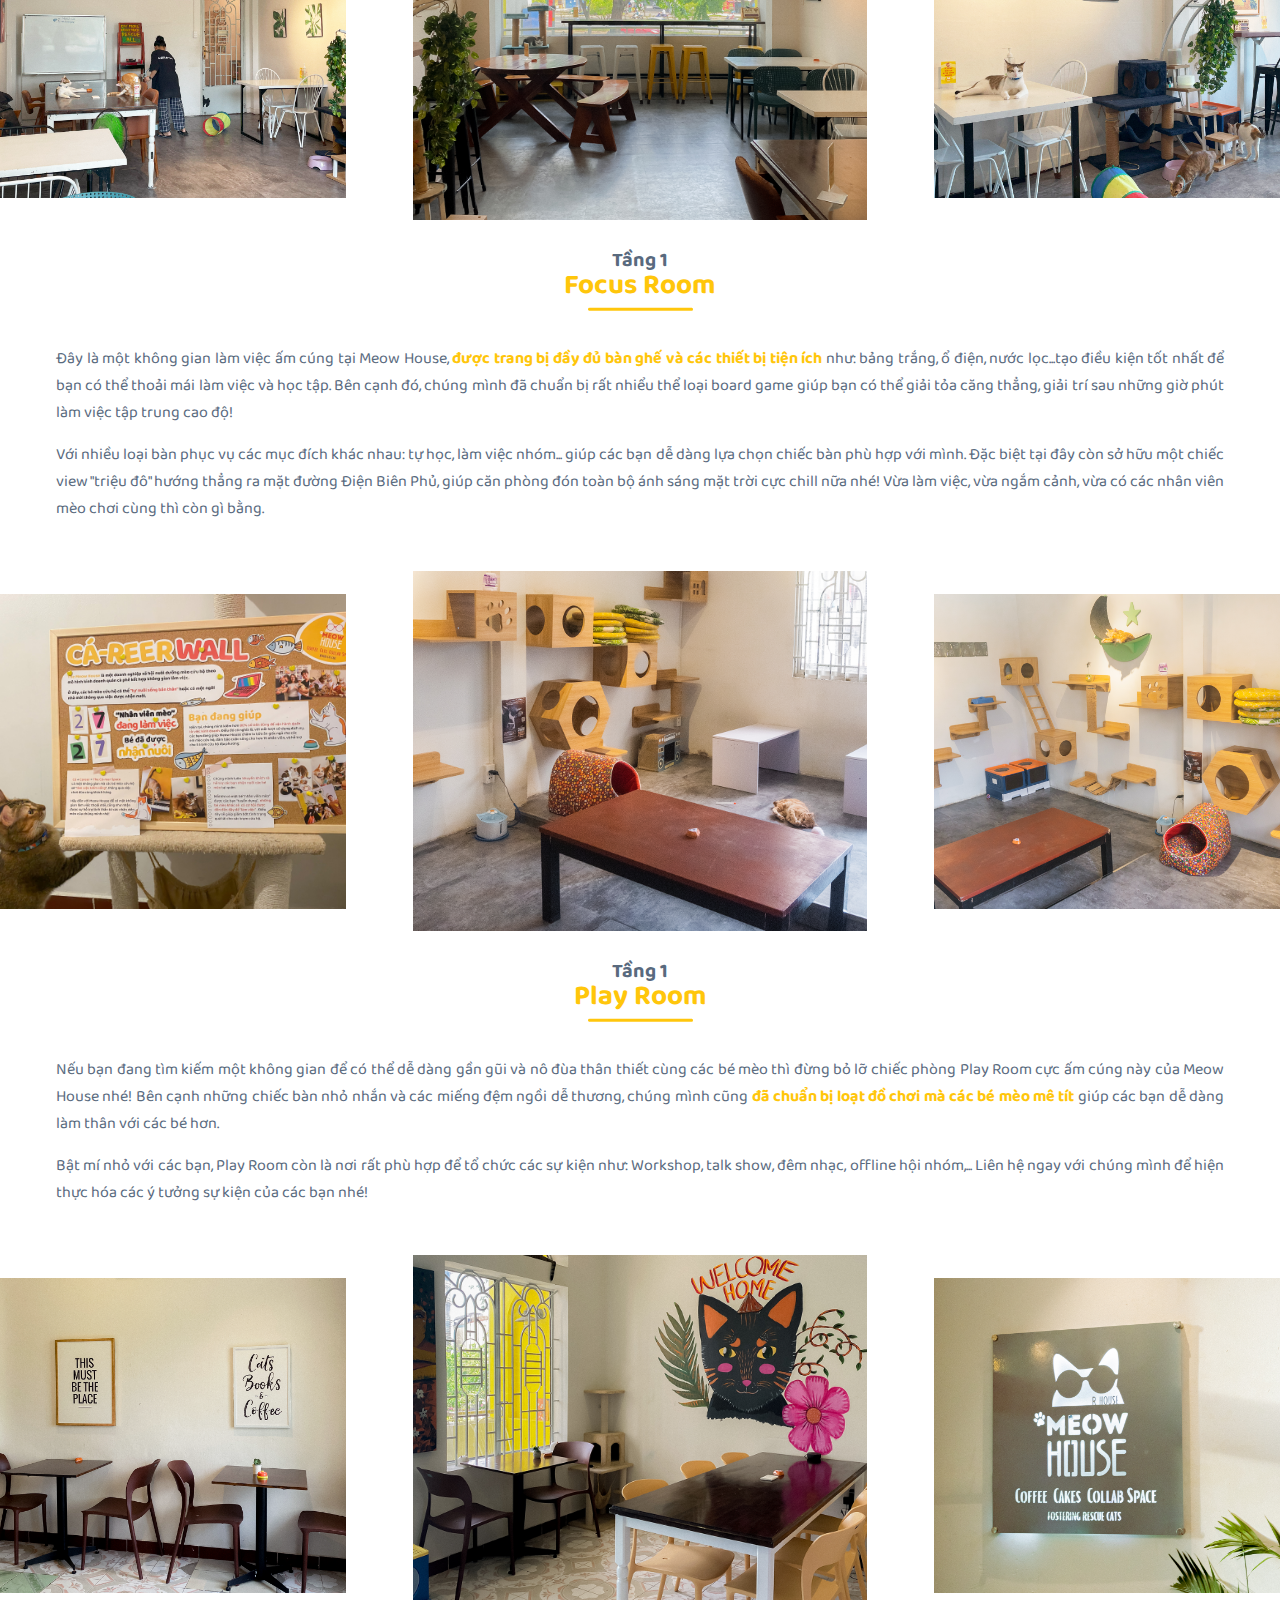
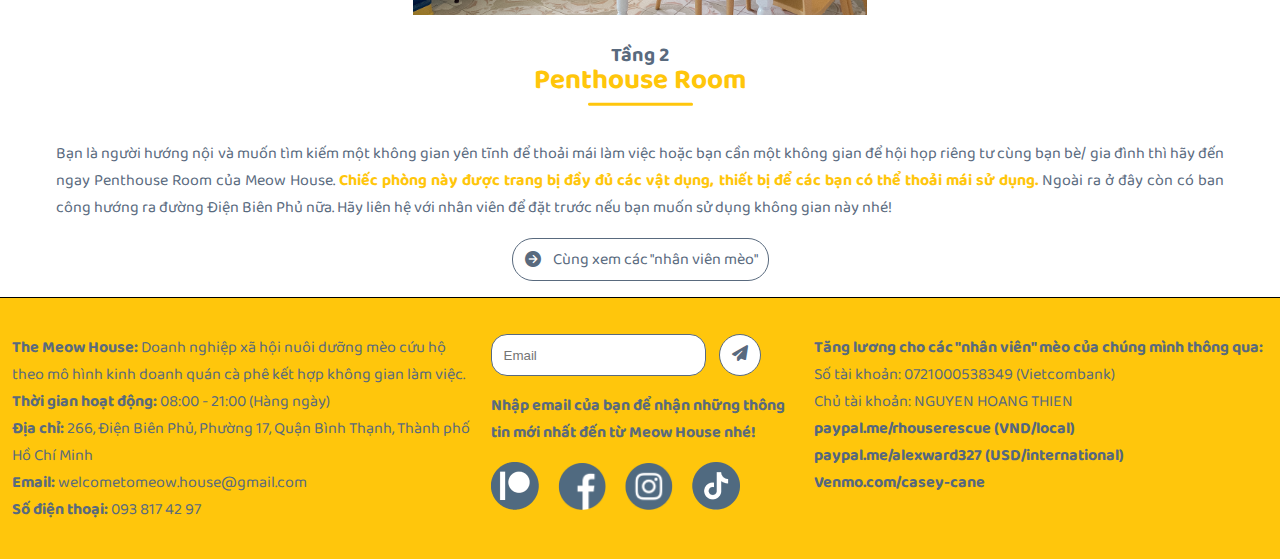
<file: KhongGianLamViec.html>
<!DOCTYPE html>
<html lang="en">

<head>
    <meta charset="UTF-8">
    <meta name="viewport" content="width=device-width, initial-scale=1.0">
    <link rel="shortcut icon" type="image/png" href="./assets/img/logo-mh-1-1@2x.png" />
    <link rel="stylesheet" href="./assets/css/styles.css">
    <link rel="stylesheet" href="./assets/fonts/fontawesome-free-6.4.2-web/fontawesome-free-6.4.2-web/css/all.min.css">
    <link rel="stylesheet" href="./assets/fonts/themify-icons-font/themify-icons/themify-icons.css">
    <link rel="stylesheet"
        href="https://fonts.googleapis.com/css2?family=Baloo Da 2:wght@400;600;700;800&display=swap" />
    <link rel="stylesheet" href="https://fonts.googleapis.com/css2?family=Montserrat:wght@400;600;700&display=swap" />
    <link rel="stylesheet" href="https://fonts.googleapis.com/css2?family=Baloo 2:wght@500;600&display=swap" />
    <title>The Meow House</title>
</head>

<body>
    <div id="header">
        <a href="index.html">
            <img class="logo" src="./assets/img/logo-mh-1-1@2x.png" alt="">
        </a> 
        <div class="language-switch">
            <a href="KhongGianLamViec.html"><img src="./assets/img/Custom-Icon-Design-All-Country-Flag-Vietnam-Flag.256.png" alt=""></a>
            <a href="KhongGianLamViec-en.html"><img src="./assets/img/Custom-Icon-Design-All-Country-Flag-United-Kingdom-flag.256.png" alt=""></a>
        </div>
        <ul class="nav">
            <li id="mobile-menu" class="menu-btn"><i class="ti-menu"></i></li>
            <li><a href="index.html">Về Chúng Mình</a></li>
            <li><a href="NhanVienMeo.html">Nhân Viên Mèo</a></li>
            <li><a href="KhongGianLamViec.html">Không Gian Làm Việc</a></li>
            <li><a href="#footer">Liên Hệ</a></li>
        </ul>
    </div>
    <div class="slider">
        <img src="./assets/img/Photos (6 of 7) 1.png" alt="">
    </div>
    <div class="intro">
        <h2 class="fs-48">Không Gian Làm Việc Tại Meow House</h2>
        <img src="./assets/img/Rectangle 84.png" alt="">
        <div class="intro-p">
            <p>Đến ngay Meow House trải nghiệm cảm giác <b>làm việc cùng các bé mèo</b> tại một nơi đầy đủ tiện nghi và
                ấm cúng nhé:</p>
        </div>
    </div>
    <div class="sub-sli">
        <img src="./assets/img/Artboard 5.png" alt="">
        <img src="./assets/img/Artboard 6.png" alt="" class="main-img">
        <img src="./assets/img/Artboard 10.png" alt="">
    </div>
    <div class="order">
        <div class="order-header">
            <h4 class="fs-36">Tầng Trệt</h4>
            <h2 class="fs-48">Order Here!</h2>
            <img src="./assets/img/Rectangle 84.png" alt="">
        </div>
        <div class="order-p fs-24">
            <p>Chào mừng bạn đến với Meow House cùng khu vực order xinh xắn của chúng mình! Các bạn sẽ <b>order thức ăn/
                    nước uống tại đây,</b> chúng mình đã chuẩn bị sẵn những chiếc bàn trắng nhỏ xinh giúp các bạn thoải
                mái ăn bánh thưởng trà và chơi đùa cùng các nhân viên mèo.</p>
            <p>Đồng thời tại khu vực này các bạn cũng có thể dễ dàng bắt gặp <b>chiếc quầy bán những món hàng đặc
                    biệt</b> như: bookmark, đồ chơi cho mèo, áo thun... Với mỗi lượt mua hàng của các bạn sẽ giúp các
                "nhân viên" mèo được "tăng lương" đấy nhé!</p>
        </div>
    </div>
    <div class="sub-sli">
        <img src="./assets/img/Artboard 17.png" alt="">
        <img src="./assets/img/Artboard 1.png" alt="" class="main-img">
        <img src="./assets/img/Artboard 16.png" alt="">
    </div>
    <div class="order">
        <div class="order-header">
            <h4 class="fs-36">Tầng 1</h4>
            <h2 class="fs-48">Focus Room</h2>
            <img src="./assets/img/Rectangle 84.png" alt="">
        </div>
        <div class="order-p fs-24">
            <p>Đây là một không gian làm việc ấm cúng tại Meow House, <b>được trang bị đầy đủ bàn ghế và các thiết bị
                    tiện ích</b> như: bảng trắng, ổ điện, nước lọc...tạo điều kiện tốt nhất để bạn có thể thoải mái làm
                việc và học tập. Bên cạnh đó, chúng mình đã chuẩn bị rất nhiểu thể loại board game giúp bạn có thể giải
                tỏa căng thẳng, giải trí sau những giờ phút làm việc tập trung cao độ!</p>
            <p>Với nhiều loại bàn phục vụ các mục đích khác nhau: tự học, làm việc nhóm... giúp các bạn dễ dàng lựa chọn
                chiếc bàn phù hợp với mình. Đặc biệt tại đây còn sở hữu một chiếc view "triệu đô" hướng thẳng ra mặt
                đường Điện Biên Phủ, giúp căn phòng đón toàn bộ ánh sáng mặt trời cực chill nữa nhé! Vừa làm việc, vừa
                ngắm cảnh, vừa có các nhân viên mèo chơi cùng thì còn gì bằng.</p>
        </div>
    </div>
    <div class="sub-sli">
        <img src="./assets/img/382221414_318253254122489_5829826167029124256_n.jpg" alt="">
        <img src="./assets/img/Artboard 2.png" alt="" class="main-img">
        <img src="./assets/img/Artboard 14.png" alt="">
    </div>
    <div class="order">
        <div class="order-header">
            <h4 class="fs-36">Tầng 1</h4>
            <h2 class="fs-48">Play Room</h2>
            <img src="./assets/img/Rectangle 84.png" alt="">
        </div>
        <div class="order-p fs-24">
            <p>Nếu bạn đang tìm kiếm một không gian để có thể dễ dàng gần gũi và nô đùa thân thiết cùng các bé mèo thì
                đừng bỏ lỡ chiếc phòng Play Room cực ấm cúng này của Meow House nhé! Bên cạnh những chiếc bàn nhỏ nhắn
                và các miếng đệm ngồi dễ thương, chúng mình cũng <b>đã chuẩn bị loạt đồ chơi mà các bé mèo mê tít</b>
                giúp các
                bạn dễ dàng làm thân với các bé hơn.</p>
            <p>Bật mí nhỏ với các bạn, Play Room còn là nơi rất phù hợp để tổ chức các sự kiện như: Workshop, talk show,
                đêm nhạc, offline hội nhóm,... Liên hệ ngay với chúng mình để hiện thực hóa các ý tưởng sự kiện của các
                bạn nhé!</p>
        </div>
    </div>
    <div class="sub-sli">
        <img src="./assets/img/Artboard 15.png" alt="">
        <img src="./assets/img/Artboard 3.png" alt="" class="main-img">
        <img src="./assets/img/Artboard 9.png" alt="">
    </div>
    <div class="order">
        <div class="order-header">
            <h4 class="fs-36">Tầng 2</h4>
            <h2 class="fs-48">Penthouse Room</h2>
            <img src="./assets/img/Rectangle 84.png" alt="">
        </div>
        <div class="order-p fs-24">
            <p>Bạn là người hướng nội và muốn tìm kiếm một không gian yên tĩnh để thoải mái làm việc hoặc bạn cần một
                không gian để hội họp riêng tư cùng bạn bè/ gia đình thì hãy đến ngay Penthouse Room của Meow House.
                <b>Chiếc phòng này được trang bị đầy đủ các vật dụng, thiết bị để các bạn có thể thoải mái sử dụng.</b> Ngoài
                ra ở đây còn có ban công hướng ra đường Điện Biên Phủ nữa. Hãy liên hệ với nhân viên để đặt trước nếu
                bạn muốn sử dụng không gian này nhé!</p>
        </div>
        <a href="NhanVienMeo.html">
            <i class="fa-solid fa-circle-arrow-right line-height"></i>
            Cùng xem các "nhân viên mèo"</a>
    </div>    
        <div id="footer">
            <div class="footer-item detail">
                <p><b>The Meow House:</b> Doanh nghiệp xã hội nuôi dưỡng mèo cứu hộ theo mô hình kinh doanh quán cà phê
                    kết
                    hợp
                    không gian làm việc. </p>
                <p><b>Thời gian hoạt động:</b> 08:00 - 21:00 (Hàng ngày)</p>
                <p><b>Địa chỉ:</b> 266, Điện Biên Phủ, Phường 17, Quận Bình Thạnh, Thành phố Hồ Chí Minh</p>
                <p><b>Email:</b> welcometomeow.house@gmail.com</p>
                <p><b>Số điện thoại:</b> 093 817 42 97</p>
            </div>
            <div class="footer-item email">
                <div class="submit-form">
                    <form id="myForm">
                        <input type="email" name="email" required placeholder="Email" id="email" class="form-control">
                        <button type="submit" id="send" name="send" required class="submit-button">
                            <i class="fa-solid fa-paper-plane"></i>
                        </button>
                    </form>
                </div>
                <p><b>Nhập email của bạn để nhận những thông tin mới nhất đến từ Meow House nhé!</b></p>
                <a href="https://www.patreon.com/rhouserescue" target="_blank">
                    <img src="./assets/img/Layer 2 1.png" alt="">
                </a>
                <a href="https://www.facebook.com/rhousemeowhouse" target="_blank">
                    <img src="./assets/img/facebookicon.png" alt="">
                </a>
                <a href="https://www.instagram.com/meowhousesaigon" target="_blank">
                    <img src="./assets/img/instagramicon.png" alt="">
                </a>
                <a href="https://www.tiktok.com/@meowhouseofficial" target="_blank">
                    <img src="./assets/img/tiktokicon.png" alt="">
                </a>
            </div>
            <div class="footer-item cash">
                <p><b>Tăng lương cho các "nhân viên" mèo của chúng mình thông qua:</b></p>
                <p>Số tài khoản: 0721000538349 (Vietcombank)</p>
                <p>Chủ tài khoản: NGUYEN HOANG THIEN</p>
                <p><a href="https://www.paypal.com/paypalme/rhouserescue" target="_blank">paypal.me/rhouserescue (VND/local)</a></p>
            <p><a href="https://www.paypal.com/paypalme/alexward327" target="_blank">paypal.me/alexward327 (USD/international)</a></p>
            <p><a href="https://account.venmo.com/u/casey-cane" target="_blank">Venmo.com/casey-cane</a></p>
            </div>
        </div>
        <script>
            var header = document.getElementById('header');
            var mobileMenu = document.getElementById('mobile-menu');
            var headerHeight = header.clientHeight;
            mobileMenu.onclick = function(){
                var isClosed = header.clientHeight === headerHeight;
                if(isClosed){
                    header.style.height = 'auto';
                } else {
                    header.style.height = null;
                }
            }
            menuItem = document.querySelector('.nav li a[href="#footer"]');
            menuItem.onclick = function(){
                header.style.height = null;
            }
        </script>
        <script src="./assets/js/script.js"></script>
</body>

</html>
</file>
<file: assets/css/styles.css>
* {
    padding: 0;
    margin: 0;
    box-sizing: border-box;
    text-decoration: none;
}

html {
    font-family: 'Baloo Da 2';
    font-style: normal;
    font-weight: 400;
    font-display: swap;
}

.body {
    width: 100%;
    height: 100vh;
}

.col-2 {
    width: 50%;
}

.fs-24 {
    font-size: 24px;
    text-align: justify;
}

.fs-28 {
    font-size: 28px;
}

.fs-36 {
    font-size: 36px;
    color: #596A7E;
    text-align: center;
}

.fs-48 {
    font-size: 48px;
    color: #FFC60B;
    text-align: center;
    margin: -16px 0;
}

#header {
    height: 72px;
    position: sticky;
    top: 0;
    left: 0;
    right: 0;
    background-color: #fff;
    border-bottom: 1px solid #000;
    z-index: 1;
    display: flex;
    justify-content: space-between;
}

.mb-36 {
    margin-bottom: 36px;
}

#header .logo {
    padding: 8px;
    padding-left: 72px;
    height: 72px;
}

.nav {
    display: flex;
    justify-content: flex-end;
    padding-right: 84px;
    text-decoration: none;
    align-items: center;
}

#header .language-switch a img{
    width: 22px;
}
.nav li {
    list-style: none;
    text-align: center;
}

.nav li a {
    text-decoration: none;
    color: #000;
    padding: 0 24px;
    font-size: 20px;
    font-weight: bold;
}

.nav li a:hover {
    color: #FFC60B;
}
.language-switch{
    position: absolute;
    top: 25px;
    left: 160px;
}
.slider img {
    width: 100%;
    display: block;
}

#footer {
    height: 100%;
    padding: 36px 0;
    display: flex;
    background-color: #FFC60C;
    border-top: 1px solid #000;
}

.footer-item {
    padding-left: 72px;
    flex: 1;
    justify-content: space-evenly;
    color: #596A7E;
}

#footer .detail,
#footer .cash {
    flex: 1.5;
}

.footer-item .form-control {
    position: relative;
    padding: 12px;
    padding-right: 24px;
    border-radius: 16px;
    border: 1px solid #596A7E;
}

.footer-item a {
    color: #546780;
    font-weight: bold;
}

.footer-item a:hover {
    color: #9D9D9D;
}

.email p {
    padding: 16px 0;
}

.footer-item .input-group-text {
    position: absolute;
    z-index: 1;
}

.footer-item a img {
    width: 48px;
    margin-right: 16px;
}

.submit-form {
    display: flex;
}

.submit-button {
    padding: 12px;
    background-color: #fff;
    color: #596A7E;
    border: 1px solid #596A7E;
    border-radius: 50%;
    font-size: 16px;
    margin-left: 13px;
    padding-top: 10px;
}

.submit-button:active {
    background-color: #596A7E;
    color: #fff;
}

#content-1 {
    padding: 48px 128px;
    text-align: center;
}

.content-5 {
    padding: 0 128px;
    margin: 72px 0;
    text-align: center;
}

#content-1 h2,
.content-5 h2 {
    color: #FFC60C;
    font-size: 48px;
    margin-bottom: -16px
}

.content-2 p b,
#content-1 .content-1-p b {
    color: #FFC60B;
}

#content-1 .content-1-p,
.content-5 .content-5-p {
    padding: 48px 0px;
    font-size: 24px;
    color: #596A7E;
}

.content-5 .content-5-a {
    color: #596A7E;
    text-decoration: underline;
}

.content-5 .content-5-a:hover {
    color: #9D9D9D;

}

.content-3 a,
.content-5>a {
    position: relative;
    border: 1px solid #596A7E;
    color: #596A7E;
    border-radius: 21px;
    padding: 5px 40px;
    padding-right: 12px;
    font-size: 20px;
}
.content-3 a:hover,
.content-5>a:hover {
    color: #fff;
    background-color: #596A7E;
    border: none;
}

.line-height {
    position: absolute;
    top: 12px;
    left: 12px;
}

.content-2 {
    display: flex;
    align-items: center;
    margin-bottom: 36px;
}

.content-2 .content-2-p {
    padding: 36px 72px;
    font-size: 24px;
    color: #596A7E;
    text-align: justify;
}

.content-3 {
    text-align: center;
    height: 100%;
    margin-bottom: 48px;
}

.content-3 .content-3-header {
    padding: 48px 0;
}

.content-3 .content-3-header h2 {
    color: #FFC60C;
    font-size: 48px;
    margin-bottom: -16px;
}

.content-3 .content-3-box {
    background-image: linear-gradient(to right, rgba(225, 92, 71, 1), rgba(225, 92, 71, 0.895), rgba(225, 92, 71, 0.7));
    padding: 56px 0;
    margin: 0px 128px;
    border-radius: 12px;
    position: relative;
    display: flex;
    align-items: center;
    height: 100%;
}

.content-3-box img {
    position: absolute;
    bottom: 0;
    left: 0;

}

.content-3 .content-3-p {
    text-align: left;
    padding-left: 256px;
    color: #fff;
    padding-right: 12px;
}

.content-3 .content-3-box1 {
    background-image: linear-gradient(to left, rgba(255, 198, 11, 1), rgba(255, 198, 11, 0.9), rgba(255, 198, 11, 0.7));
    padding: 56px 0;
    margin: 32px 128px;
    border-radius: 12px;
    position: relative;
    display: flex;
    align-items: center;
    height: 100%;
}

.content-3-box1 img {
    position: absolute;
    bottom: 0;
    right: 0;

}

.content-3 .content-3-p1 {
    text-align: left;
    padding-left: 72px;
    color: #596A7E;
    padding-right: 265px;
}

.content-3 .content-3-box2 {
    background-image: linear-gradient(to right, rgba(84, 103, 128, 1), rgba(84, 103, 128, 0.8), rgba(84, 103, 128, 0.6));
    padding: 56px 0;
    margin: 32px 128px;
    border-radius: 12px;
    display: flex;
    position: relative;
    align-items: center;
    height: 100%;
}

.content-3-box2 img {
    position: absolute;
    bottom: 0px;
    left: 0px;
    width: 250px;
}

.content-3 .content-3-p2 {
    text-align: left;
    padding-left: 256px;
    padding-right: 24px;
    color: #fff;
}

.content-4 {
    background-image: linear-gradient(to bottom, rgba(255, 198, 11, 1), rgba(255, 198, 11, 0.9), rgba(255, 198, 11, 0.5));
    display: flex;
    flex-wrap: wrap;
    justify-content: center;
}

.content-4 img {
    width: 75%;
}

.content-4 p {
    padding: 48px 200px;
    font-size: 24px;
    text-align: center;
    color: #596A7E;
}

iframe{
    width: 60vw;
    height: 33.8vw;
}
.intro {
    text-align: center;
    margin: 48px 0;
}

.intro .intro-p {
    color: #596A7E;
    padding: 36px 0;
    font-size: 24px;
    text-align: center;
}

.order .order-p {
    color: #596A7E;
    padding: 24px 0;
    text-align: justify;
}

.order .order-p p {
    margin: 15px 0;
}

.order .order-p b,
.intro .intro-p b {
    color: #FFC60B;
}

.order {
    text-align: center;
    padding: 0 128px;
    margin: 48px 0;
}

.order .order-header {
    text-align: center;
}

.order a {
    position: relative;
    border: 1px solid #596A7E;
    color: #596A7E;
    border-radius: 21px;
    padding: 5px 40px;
    padding-right: 12px;
    font-size: 20px;
}
.order a:hover{
    color: #fff;
    background-color: #596A7E;
}
.container {
    width: 100%;
    display: flex;
    justify-content: center;
    align-items: center;
    flex-wrap: wrap;
}

.card-wrapper {
    position: relative;
}

.card {
    width: 256px;
    height: 256px;
    border-radius: 12px;
    overflow: hidden;
    position: relative;
    color: #fff;
    text-shadow: 3px 3px 5px #C16D0C;
    margin: 20px;
}

.card-img {
    width: 100%;
    height: 100%;
    object-fit: cover;
    border-radius: 12px;
}

.card-new {
    position: absolute;
    top: 0;
    right: 0;
}

.card-body {
    width: 100%;
    height: 100%;
    top: 280px;
    right: 0;
    position: absolute;
    border-radius: 12px;
    padding: 15px;
    display: flex;
    flex-direction: column;
    justify-content: center;
    transition: 0.5s ease-out;
    line-height: 28px;
    font-weight: bold;
}

.card:hover .card-body {
    top: 15px;
}

.card-tittle {
    font-size: 32px;
    position: absolute;
    bottom: 0;
    left: 12px;
    transition: 0.5s ease-out;
}

.card:hover .card-tittle {
    bottom: 200px;
}

.card-info {
    font-size: 20px;
    margin: 20px 0;
}

.card-overlay {
    width: 500px;
    height: 500px;
    border-radius: 50%;
    position: absolute;
    bottom: -369px;
    left: -219px;
    background: radial-gradient(circle at center, rgba(255, 198, 11, 1), rgba(255, 198, 11, 1), rgba(255, 198, 11, 1), rgba(255, 198, 11, 1), rgba(255, 198, 11, 0.4), rgba(255, 198, 11, 0.2), #fff);
    filter: blur(10px);
    transition: 0.5s ease-out;
}

.card:hover .card-overlay {
    scale: 1.7;
}

.notes {
    display: flex;
    justify-content: space-evenly;
    align-items: center;
    margin: 48px 0;
    padding: 0 12px;
}

.notes .note-number {
    display: flex;
    align-items: center;
    color: #596A7E;
    font-weight: 600;
}

.notes .note-number .note-details {
    line-height: 24px;
    font-size: 24px;
    padding: 0px 12px;
}

.notes .note-number h2 {
    font-size: 60px;
}

.notes .note-rule {
    color: #9D9D9D;
}

.apply {
    text-align: left;
    margin-bottom: 48px;
}

.first-row {
    display: flex;
    justify-content: space-between;
    font-size: 24px;
    margin: 20px 0;
}

.one-third {
    flex: 1;
    color: #fff;
    position: relative;
    display: flex;
    align-items: center;
    font-weight: 600;
    border-radius: 15px;
    margin: 0 10px;
    overflow: hidden;
    background-image: linear-gradient(to right, rgba(225, 92, 71, 1), rgba(225, 92, 71, 0.895), rgba(225, 92, 71, 0.7));
}

.one-third img {
    position: relative;
    bottom: 0;
}

.two-third img {
    position: relative;
    bottom: -11px;
}

.two-third {
    flex: 1.5;
    color: #546780;
    font-weight: 600;
    display: flex;
    align-items: center;
    border-radius: 15px;
    background-image: linear-gradient(to left, rgba(255, 198, 11, 1), rgba(255, 198, 11, 0.9), rgba(255, 198, 11, 0.7));
    margin: 0 10px;
    overflow: hidden;
}

.two-third .mama-img {
    position: relative;
    bottom: -8px;
}

.one-third .lala-img {
    position: relative;
    bottom: -9px;
}

.two-third .bac-img {
    position: relative;
    bottom: 0px;
    margin-right: -90px;
}

.apply p {
    padding: 20px;
}

.sub-sli {
    display: flex;
    justify-content: space-between;
    align-items: center;
}

.sub-sli img {
    height: 35vh;
    width: 27%;
    object-fit: cover;
}

.sub-sli .main-img {
    width: 35.5%;
    height: 40vh;
    object-fit: cover;
}

.menu-btn {
    display: none;
}
#myForm{
    display: flex;
}

@media screen and (max-width: 1372px)
/*and (min-width: 401px)*/
    {
    .nav {
        padding-right: 24px;
    }

    .nav li a {
        padding: 0 12px;
        font-size: 16px;
    }

    .content-2 .content-2-p {
        padding: 0px 36px;
        font-size: 16px;
    }

    #content-1 .content-1-p,
    .content-5 .content-5-p {
        padding: 24px 0;
        font-size: 16px;
    }

    #content-1 h2,
    .content-5 h2 {
        font-size: 28px;
    }

    .content-3 .content-3-header h2 {
        font-size: 28px;
    }

    .fs-28 {
        font-size: 20px;
    }

    .fs-24 {
        font-size: 16px;
    }

    .content-3 .content-3-p1 {
        padding-left: 24px;
        padding-right: 256px;
    }

    .content-3 .content-3-box,
    .content-3 .content-3-box1,
    .content-3 .content-3-box2 {
        margin: 16px 56px;
        padding: 40px 0;
    }

    .content-4 p {
        font-size: 16px;
        padding: 32px 36px;
    }

    .content-3 a,
    .content-5>a {
        padding: 7px 40px;
        padding-right: 10px;
        font-size: 16px;
    }

    #footer {
        flex-wrap: wrap;
    }

    .footer-item {
        padding-left: 12px;
    }

    .fs-48 {
        font-size: 28px;
    }

    .fs-36 {
        font-size: 20px;
    }

    .order {
        text-align: center;
        padding: 0 56px;
        margin: 24px 0;
    }

    .order a {
        padding: 7px 40px;
        padding-right: 10px;
        font-size: 16px;
    }

    .intro {
        margin-bottom: 16px;
    }

    .intro .intro-p {
        padding: 16px 56px;
        font-size: 16px;
    }

    .order .order-p {
        padding: 10px 0;
    }

    .content-5 {
        padding: 0px 12px;
        margin: 36px 0;
    }

    .apply p {
        padding: 4px;
    }

    .first-row {
        font-size: 16px;
        margin: 10px 0;
    }

    #header .logo {
        padding-left: 30px;
    }

    .two-third .mama-img {
        position: relative;
        bottom: -32px;
        width: 260px;
    }

    .content-3-box2 img {
        width: 180px;
    }

    #content-1 {
        padding: 24px 36px;
    }

    .content-3-box1 img,
    .content-3-box img {
        width: 200px;
    }
    iframe {
        width: 70vw;
        height: 39.5vw;
    }
}

@media screen and (max-width: 768px) {
    .sub-sli img {
        height: 17vh;
    }

    .sub-sli .main-img {
        height: 20vh;
    }
    .language-switch {
        left: 120px;
    }
}

@media screen and (max-width: 650px) {
    .content-4 p {
        font-size: 16px;
        padding: 16px 12px;
    }

    #content-1 {
        padding: 24px 12px;
        text-align: center;
    }

    .content-3 .content-3-header {
        padding: 12px 0;
    }

    .content-2 {
        margin-bottom: 0px;
        flex-direction: column;
    }

    .content-2 .content-2-p {
        padding: 8px 12px;
        font-size: 16px;
    }

    .col-2 {
        width: 100%;
    }

    .content-3 .content-3-box,
    .content-3 .content-3-box1,
    .content-3 .content-3-box2 {
        margin: 0;
        margin-bottom: 24px;
        padding: 12px 0;
        border-radius: 0px;
    }

    .content-3-box2 img {
        bottom: 0px;
        left: -41px;
        width: 200px;
    }

    .content-3 .content-3-p2 {
        padding-left: 180px;
        padding-right: 12px;
    }

    .content-3-box1 img,
    .content-3-box img {
        width: 180px;
    }

    .content-3 .content-3-p1 {
        padding-left: 12px;
        padding-right: 197px;
    }

    .fs-28 {
        font-size: 19px;
    }

    .content-3 .content-3-p {
        padding-left: 200px;
    }

    .notes .note-rule {
        font-size: 12px;
    }

    .notes .note-number .note-details {
        line-height: 18px;
        font-size: 16px;
        padding: 0px 4px;
    }

    .notes .note-number h2 {
        font-size: 48px;
    }

    .notes {
        margin: 12px 0;
    }

    .first-row {
        flex-direction: column;
    }

    #content-1 .content-1-p,
    .content-5 .content-5-p {
        padding: 12px 0;
        font-size: 16px;
    }

    .one-third,
    .two-third {
        margin: 10px 0;
    }

    .first-row {
        margin: 0;
    }

    .one-third img,
    .two-third img,
    .two-third .bac-img,
    .one-third .lala-img {
        bottom: -8px;
    }
    .two-third .mama-img{
        bottom: -8px;
    }

    .content-5 .content-5-p {
        padding: 12px 12px;
    }

    .content-5 {
        padding: 0;
    }

    .order {
        padding: 0px 12px;
    }

    .intro .intro-p {
        padding: 16px 12px;
    }

    .card {
        width: 180px;
        height: 180px;
        margin: 10px;
    }

    .card-body {
        padding: 8px;
        line-height: 18px;
    }

    .card-info {
        font-size: 16px;
        margin: 10px 0;
    }

    .card:hover .card-tittle {
        bottom: 140px;
    }

    .card-tittle {
        left: 10px;
        font-size: 24px;
    }

    .nav {
        display: flex;
        justify-content: flex-start;
        text-decoration: none;
        align-items: flex-end;
        flex-direction: column;
    }
    .menu-btn:active {
        color:#FFC60B;
    }
    .nav li a {
        padding: 0;
    }
    .nav li {
        margin: 12px 0;
    }
    .menu-btn {
        display: block;
        font-size: 18px;
        margin: 21px 0 !important;
    }
    #header {
        overflow: hidden;
    }
    .card-new {
        top: -8px;
        right: -8px;
    }
    iframe {
        width: 100vw;
        height: 56vw;
    }

}
</file>
<file: assets/css/silder.css>
*{
    margin: 0;
}
.slider{
    width: 100%;
    max-width: 100vw;
    height: 45vw;
    margin: auto;
    position: relative;
    overflow: hidden;
}
.slider .list{
    position: absolute;
    width: max-content;
    height: 100%;
    left: 0;
    top: 0;
    display: flex;
    transition: 1s;
}
.slider .list img{
    width: 3600px;
    max-width: 100vw;
    height: 100%;
    object-fit: cover;
}
.slider .buttons{
    position: absolute;
    top: 45%;
    left: 5%;
    width: 90%;
    display: flex;
    justify-content: space-between;
}
.slider .buttons button{
    font-size: 36px;
    width: 60px;
    height: 60px;
    border-radius: 50%;
    background-color: rgba(0,0,0,0);
    color: #fff;
    border: none;
    font-family: monospace;
    font-weight: bold;
}
.slider .buttons button:hover{
    font-size: 36px;
    width: 60px;
    height: 60px;
    border-radius: 50%;
    background-color: #fff5;
    color: #fff;
    border: none;
    font-family: monospace;
    font-weight: bold;
}
.slider .dots{
    position: absolute;
    bottom: 10px;
    left: 0;
    color: #fff;
    width: 100%;
    margin: 0;
    padding: 0;
    display: flex;
    justify-content: center;
}
.slider .dots li{
    list-style: none;
    width: 10px;
    height: 10px;
    background-color: #fff;
    margin: 10px;
    border-radius: 20px;
    transition: 0.5s;
}
.slider .dots li.active{
    width: 30px;
}

@media screen and (max-width: 425px){
    .slider .buttons {
        top: 37%;
    }
}
</file>
<file: assets/fonts/themify-icons-font/themify-icons/themify-icons.css>
@font-face {
	font-family: 'themify';
	src:url('fonts/themify.eot?-fvbane');
	src:url('fonts/themify.eot?#iefix-fvbane') format('embedded-opentype'),
		url('fonts/themify.woff?-fvbane') format('woff'),
		url('fonts/themify.ttf?-fvbane') format('truetype'),
		url('fonts/themify.svg?-fvbane#themify') format('svg');
	font-weight: normal;
	font-style: normal;
}

[class^="ti-"], [class*=" ti-"] {
	font-family: 'themify';
	speak: none;
	font-style: normal;
	font-weight: normal;
	font-variant: normal;
	text-transform: none;
	line-height: 1;

	/* Better Font Rendering =========== */
	-webkit-font-smoothing: antialiased;
	-moz-osx-font-smoothing: grayscale;
}

.ti-wand:before {
	content: "\e600";
}
.ti-volume:before {
	content: "\e601";
}
.ti-user:before {
	content: "\e602";
}
.ti-unlock:before {
	content: "\e603";
}
.ti-unlink:before {
	content: "\e604";
}
.ti-trash:before {
	content: "\e605";
}
.ti-thought:before {
	content: "\e606";
}
.ti-target:before {
	content: "\e607";
}
.ti-tag:before {
	content: "\e608";
}
.ti-tablet:before {
	content: "\e609";
}
.ti-star:before {
	content: "\e60a";
}
.ti-spray:before {
	content: "\e60b";
}
.ti-signal:before {
	content: "\e60c";
}
.ti-shopping-cart:before {
	content: "\e60d";
}
.ti-shopping-cart-full:before {
	content: "\e60e";
}
.ti-settings:before {
	content: "\e60f";
}
.ti-search:before {
	content: "\e610";
}
.ti-zoom-in:before {
	content: "\e611";
}
.ti-zoom-out:before {
	content: "\e612";
}
.ti-cut:before {
	content: "\e613";
}
.ti-ruler:before {
	content: "\e614";
}
.ti-ruler-pencil:before {
	content: "\e615";
}
.ti-ruler-alt:before {
	content: "\e616";
}
.ti-bookmark:before {
	content: "\e617";
}
.ti-bookmark-alt:before {
	content: "\e618";
}
.ti-reload:before {
	content: "\e619";
}
.ti-plus:before {
	content: "\e61a";
}
.ti-pin:before {
	content: "\e61b";
}
.ti-pencil:before {
	content: "\e61c";
}
.ti-pencil-alt:before {
	content: "\e61d";
}
.ti-paint-roller:before {
	content: "\e61e";
}
.ti-paint-bucket:before {
	content: "\e61f";
}
.ti-na:before {
	content: "\e620";
}
.ti-mobile:before {
	content: "\e621";
}
.ti-minus:before {
	content: "\e622";
}
.ti-medall:before {
	content: "\e623";
}
.ti-medall-alt:before {
	content: "\e624";
}
.ti-marker:before {
	content: "\e625";
}
.ti-marker-alt:before {
	content: "\e626";
}
.ti-arrow-up:before {
	content: "\e627";
}
.ti-arrow-right:before {
	content: "\e628";
}
.ti-arrow-left:before {
	content: "\e629";
}
.ti-arrow-down:before {
	content: "\e62a";
}
.ti-lock:before {
	content: "\e62b";
}
.ti-location-arrow:before {
	content: "\e62c";
}
.ti-link:before {
	content: "\e62d";
}
.ti-layout:before {
	content: "\e62e";
}
.ti-layers:before {
	content: "\e62f";
}
.ti-layers-alt:before {
	content: "\e630";
}
.ti-key:before {
	content: "\e631";
}
.ti-import:before {
	content: "\e632";
}
.ti-image:before {
	content: "\e633";
}
.ti-heart:before {
	content: "\e634";
}
.ti-heart-broken:before {
	content: "\e635";
}
.ti-hand-stop:before {
	content: "\e636";
}
.ti-hand-open:before {
	content: "\e637";
}
.ti-hand-drag:before {
	content: "\e638";
}
.ti-folder:before {
	content: "\e639";
}
.ti-flag:before {
	content: "\e63a";
}
.ti-flag-alt:before {
	content: "\e63b";
}
.ti-flag-alt-2:before {
	content: "\e63c";
}
.ti-eye:before {
	content: "\e63d";
}
.ti-export:before {
	content: "\e63e";
}
.ti-exchange-vertical:before {
	content: "\e63f";
}
.ti-desktop:before {
	content: "\e640";
}
.ti-cup:before {
	content: "\e641";
}
.ti-crown:before {
	content: "\e642";
}
.ti-comments:before {
	content: "\e643";
}
.ti-comment:before {
	content: "\e644";
}
.ti-comment-alt:before {
	content: "\e645";
}
.ti-close:before {
	content: "\e646";
}
.ti-clip:before {
	content: "\e647";
}
.ti-angle-up:before {
	content: "\e648";
}
.ti-angle-right:before {
	content: "\e649";
}
.ti-angle-left:before {
	content: "\e64a";
}
.ti-angle-down:before {
	content: "\e64b";
}
.ti-check:before {
	content: "\e64c";
}
.ti-check-box:before {
	content: "\e64d";
}
.ti-camera:before {
	content: "\e64e";
}
.ti-announcement:before {
	content: "\e64f";
}
.ti-brush:before {
	content: "\e650";
}
.ti-briefcase:before {
	content: "\e651";
}
.ti-bolt:before {
	content: "\e652";
}
.ti-bolt-alt:before {
	content: "\e653";
}
.ti-blackboard:before {
	content: "\e654";
}
.ti-bag:before {
	content: "\e655";
}
.ti-move:before {
	content: "\e656";
}
.ti-arrows-vertical:before {
	content: "\e657";
}
.ti-arrows-horizontal:before {
	content: "\e658";
}
.ti-fullscreen:before {
	content: "\e659";
}
.ti-arrow-top-right:before {
	content: "\e65a";
}
.ti-arrow-top-left:before {
	content: "\e65b";
}
.ti-arrow-circle-up:before {
	content: "\e65c";
}
.ti-arrow-circle-right:before {
	content: "\e65d";
}
.ti-arrow-circle-left:before {
	content: "\e65e";
}
.ti-arrow-circle-down:before {
	content: "\e65f";
}
.ti-angle-double-up:before {
	content: "\e660";
}
.ti-angle-double-right:before {
	content: "\e661";
}
.ti-angle-double-left:before {
	content: "\e662";
}
.ti-angle-double-down:before {
	content: "\e663";
}
.ti-zip:before {
	content: "\e664";
}
.ti-world:before {
	content: "\e665";
}
.ti-wheelchair:before {
	content: "\e666";
}
.ti-view-list:before {
	content: "\e667";
}
.ti-view-list-alt:before {
	content: "\e668";
}
.ti-view-grid:before {
	content: "\e669";
}
.ti-uppercase:before {
	content: "\e66a";
}
.ti-upload:before {
	content: "\e66b";
}
.ti-underline:before {
	content: "\e66c";
}
.ti-truck:before {
	content: "\e66d";
}
.ti-timer:before {
	content: "\e66e";
}
.ti-ticket:before {
	content: "\e66f";
}
.ti-thumb-up:before {
	content: "\e670";
}
.ti-thumb-down:before {
	content: "\e671";
}
.ti-text:before {
	content: "\e672";
}
.ti-stats-up:before {
	content: "\e673";
}
.ti-stats-down:before {
	content: "\e674";
}
.ti-split-v:before {
	content: "\e675";
}
.ti-split-h:before {
	content: "\e676";
}
.ti-smallcap:before {
	content: "\e677";
}
.ti-shine:before {
	content: "\e678";
}
.ti-shift-right:before {
	content: "\e679";
}
.ti-shift-left:before {
	content: "\e67a";
}
.ti-shield:before {
	content: "\e67b";
}
.ti-notepad:before {
	content: "\e67c";
}
.ti-server:before {
	content: "\e67d";
}
.ti-quote-right:before {
	content: "\e67e";
}
.ti-quote-left:before {
	content: "\e67f";
}
.ti-pulse:before {
	content: "\e680";
}
.ti-printer:before {
	content: "\e681";
}
.ti-power-off:before {
	content: "\e682";
}
.ti-plug:before {
	content: "\e683";
}
.ti-pie-chart:before {
	content: "\e684";
}
.ti-paragraph:before {
	content: "\e685";
}
.ti-panel:before {
	content: "\e686";
}
.ti-package:before {
	content: "\e687";
}
.ti-music:before {
	content: "\e688";
}
.ti-music-alt:before {
	content: "\e689";
}
.ti-mouse:before {
	content: "\e68a";
}
.ti-mouse-alt:before {
	content: "\e68b";
}
.ti-money:before {
	content: "\e68c";
}
.ti-microphone:before {
	content: "\e68d";
}
.ti-menu:before {
	content: "\e68e";
}
.ti-menu-alt:before {
	content: "\e68f";
}
.ti-map:before {
	content: "\e690";
}
.ti-map-alt:before {
	content: "\e691";
}
.ti-loop:before {
	content: "\e692";
}
.ti-location-pin:before {
	content: "\e693";
}
.ti-list:before {
	content: "\e694";
}
.ti-light-bulb:before {
	content: "\e695";
}
.ti-Italic:before {
	content: "\e696";
}
.ti-info:before {
	content: "\e697";
}
.ti-infinite:before {
	content: "\e698";
}
.ti-id-badge:before {
	content: "\e699";
}
.ti-hummer:before {
	content: "\e69a";
}
.ti-home:before {
	content: "\e69b";
}
.ti-help:before {
	content: "\e69c";
}
.ti-headphone:before {
	content: "\e69d";
}
.ti-harddrives:before {
	content: "\e69e";
}
.ti-harddrive:before {
	content: "\e69f";
}
.ti-gift:before {
	content: "\e6a0";
}
.ti-game:before {
	content: "\e6a1";
}
.ti-filter:before {
	content: "\e6a2";
}
.ti-files:before {
	content: "\e6a3";
}
.ti-file:before {
	content: "\e6a4";
}
.ti-eraser:before {
	content: "\e6a5";
}
.ti-envelope:before {
	content: "\e6a6";
}
.ti-download:before {
	content: "\e6a7";
}
.ti-direction:before {
	content: "\e6a8";
}
.ti-direction-alt:before {
	content: "\e6a9";
}
.ti-dashboard:before {
	content: "\e6aa";
}
.ti-control-stop:before {
	content: "\e6ab";
}
.ti-control-shuffle:before {
	content: "\e6ac";
}
.ti-control-play:before {
	content: "\e6ad";
}
.ti-control-pause:before {
	content: "\e6ae";
}
.ti-control-forward:before {
	content: "\e6af";
}
.ti-control-backward:before {
	content: "\e6b0";
}
.ti-cloud:before {
	content: "\e6b1";
}
.ti-cloud-up:before {
	content: "\e6b2";
}
.ti-cloud-down:before {
	content: "\e6b3";
}
.ti-clipboard:before {
	content: "\e6b4";
}
.ti-car:before {
	content: "\e6b5";
}
.ti-calendar:before {
	content: "\e6b6";
}
.ti-book:before {
	content: "\e6b7";
}
.ti-bell:before {
	content: "\e6b8";
}
.ti-basketball:before {
	content: "\e6b9";
}
.ti-bar-chart:before {
	content: "\e6ba";
}
.ti-bar-chart-alt:before {
	content: "\e6bb";
}
.ti-back-right:before {
	content: "\e6bc";
}
.ti-back-left:before {
	content: "\e6bd";
}
.ti-arrows-corner:before {
	content: "\e6be";
}
.ti-archive:before {
	content: "\e6bf";
}
.ti-anchor:before {
	content: "\e6c0";
}
.ti-align-right:before {
	content: "\e6c1";
}
.ti-align-left:before {
	content: "\e6c2";
}
.ti-align-justify:before {
	content: "\e6c3";
}
.ti-align-center:before {
	content: "\e6c4";
}
.ti-alert:before {
	content: "\e6c5";
}
.ti-alarm-clock:before {
	content: "\e6c6";
}
.ti-agenda:before {
	content: "\e6c7";
}
.ti-write:before {
	content: "\e6c8";
}
.ti-window:before {
	content: "\e6c9";
}
.ti-widgetized:before {
	content: "\e6ca";
}
.ti-widget:before {
	content: "\e6cb";
}
.ti-widget-alt:before {
	content: "\e6cc";
}
.ti-wallet:before {
	content: "\e6cd";
}
.ti-video-clapper:before {
	content: "\e6ce";
}
.ti-video-camera:before {
	content: "\e6cf";
}
.ti-vector:before {
	content: "\e6d0";
}
.ti-themify-logo:before {
	content: "\e6d1";
}
.ti-themify-favicon:before {
	content: "\e6d2";
}
.ti-themify-favicon-alt:before {
	content: "\e6d3";
}
.ti-support:before {
	content: "\e6d4";
}
.ti-stamp:before {
	content: "\e6d5";
}
.ti-split-v-alt:before {
	content: "\e6d6";
}
.ti-slice:before {
	content: "\e6d7";
}
.ti-shortcode:before {
	content: "\e6d8";
}
.ti-shift-right-alt:before {
	content: "\e6d9";
}
.ti-shift-left-alt:before {
	content: "\e6da";
}
.ti-ruler-alt-2:before {
	content: "\e6db";
}
.ti-receipt:before {
	content: "\e6dc";
}
.ti-pin2:before {
	content: "\e6dd";
}
.ti-pin-alt:before {
	content: "\e6de";
}
.ti-pencil-alt2:before {
	content: "\e6df";
}
.ti-palette:before {
	content: "\e6e0";
}
.ti-more:before {
	content: "\e6e1";
}
.ti-more-alt:before {
	content: "\e6e2";
}
.ti-microphone-alt:before {
	content: "\e6e3";
}
.ti-magnet:before {
	content: "\e6e4";
}
.ti-line-double:before {
	content: "\e6e5";
}
.ti-line-dotted:before {
	content: "\e6e6";
}
.ti-line-dashed:before {
	content: "\e6e7";
}
.ti-layout-width-full:before {
	content: "\e6e8";
}
.ti-layout-width-default:before {
	content: "\e6e9";
}
.ti-layout-width-default-alt:before {
	content: "\e6ea";
}
.ti-layout-tab:before {
	content: "\e6eb";
}
.ti-layout-tab-window:before {
	content: "\e6ec";
}
.ti-layout-tab-v:before {
	content: "\e6ed";
}
.ti-layout-tab-min:before {
	content: "\e6ee";
}
.ti-layout-slider:before {
	content: "\e6ef";
}
.ti-layout-slider-alt:before {
	content: "\e6f0";
}
.ti-layout-sidebar-right:before {
	content: "\e6f1";
}
.ti-layout-sidebar-none:before {
	content: "\e6f2";
}
.ti-layout-sidebar-left:before {
	content: "\e6f3";
}
.ti-layout-placeholder:before {
	content: "\e6f4";
}
.ti-layout-menu:before {
	content: "\e6f5";
}
.ti-layout-menu-v:before {
	content: "\e6f6";
}
.ti-layout-menu-separated:before {
	content: "\e6f7";
}
.ti-layout-menu-full:before {
	content: "\e6f8";
}
.ti-layout-media-right-alt:before {
	content: "\e6f9";
}
.ti-layout-media-right:before {
	content: "\e6fa";
}
.ti-layout-media-overlay:before {
	content: "\e6fb";
}
.ti-layout-media-overlay-alt:before {
	content: "\e6fc";
}
.ti-layout-media-overlay-alt-2:before {
	content: "\e6fd";
}
.ti-layout-media-left-alt:before {
	content: "\e6fe";
}
.ti-layout-media-left:before {
	content: "\e6ff";
}
.ti-layout-media-center-alt:before {
	content: "\e700";
}
.ti-layout-media-center:before {
	content: "\e701";
}
.ti-layout-list-thumb:before {
	content: "\e702";
}
.ti-layout-list-thumb-alt:before {
	content: "\e703";
}
.ti-layout-list-post:before {
	content: "\e704";
}
.ti-layout-list-large-image:before {
	content: "\e705";
}
.ti-layout-line-solid:before {
	content: "\e706";
}
.ti-layout-grid4:before {
	content: "\e707";
}
.ti-layout-grid3:before {
	content: "\e708";
}
.ti-layout-grid2:before {
	content: "\e709";
}
.ti-layout-grid2-thumb:before {
	content: "\e70a";
}
.ti-layout-cta-right:before {
	content: "\e70b";
}
.ti-layout-cta-left:before {
	content: "\e70c";
}
.ti-layout-cta-center:before {
	content: "\e70d";
}
.ti-layout-cta-btn-right:before {
	content: "\e70e";
}
.ti-layout-cta-btn-left:before {
	content: "\e70f";
}
.ti-layout-column4:before {
	content: "\e710";
}
.ti-layout-column3:before {
	content: "\e711";
}
.ti-layout-column2:before {
	content: "\e712";
}
.ti-layout-accordion-separated:before {
	content: "\e713";
}
.ti-layout-accordion-merged:before {
	content: "\e714";
}
.ti-layout-accordion-list:before {
	content: "\e715";
}
.ti-ink-pen:before {
	content: "\e716";
}
.ti-info-alt:before {
	content: "\e717";
}
.ti-help-alt:before {
	content: "\e718";
}
.ti-headphone-alt:before {
	content: "\e719";
}
.ti-hand-point-up:before {
	content: "\e71a";
}
.ti-hand-point-right:before {
	content: "\e71b";
}
.ti-hand-point-left:before {
	content: "\e71c";
}
.ti-hand-point-down:before {
	content: "\e71d";
}
.ti-gallery:before {
	content: "\e71e";
}
.ti-face-smile:before {
	content: "\e71f";
}
.ti-face-sad:before {
	content: "\e720";
}
.ti-credit-card:before {
	content: "\e721";
}
.ti-control-skip-forward:before {
	content: "\e722";
}
.ti-control-skip-backward:before {
	content: "\e723";
}
.ti-control-record:before {
	content: "\e724";
}
.ti-control-eject:before {
	content: "\e725";
}
.ti-comments-smiley:before {
	content: "\e726";
}
.ti-brush-alt:before {
	content: "\e727";
}
.ti-youtube:before {
	content: "\e728";
}
.ti-vimeo:before {
	content: "\e729";
}
.ti-twitter:before {
	content: "\e72a";
}
.ti-time:before {
	content: "\e72b";
}
.ti-tumblr:before {
	content: "\e72c";
}
.ti-skype:before {
	content: "\e72d";
}
.ti-share:before {
	content: "\e72e";
}
.ti-share-alt:before {
	content: "\e72f";
}
.ti-rocket:before {
	content: "\e730";
}
.ti-pinterest:before {
	content: "\e731";
}
.ti-new-window:before {
	content: "\e732";
}
.ti-microsoft:before {
	content: "\e733";
}
.ti-list-ol:before {
	content: "\e734";
}
.ti-linkedin:before {
	content: "\e735";
}
.ti-layout-sidebar-2:before {
	content: "\e736";
}
.ti-layout-grid4-alt:before {
	content: "\e737";
}
.ti-layout-grid3-alt:before {
	content: "\e738";
}
.ti-layout-grid2-alt:before {
	content: "\e739";
}
.ti-layout-column4-alt:before {
	content: "\e73a";
}
.ti-layout-column3-alt:before {
	content: "\e73b";
}
.ti-layout-column2-alt:before {
	content: "\e73c";
}
.ti-instagram:before {
	content: "\e73d";
}
.ti-google:before {
	content: "\e73e";
}
.ti-github:before {
	content: "\e73f";
}
.ti-flickr:before {
	content: "\e740";
}
.ti-facebook:before {
	content: "\e741";
}
.ti-dropbox:before {
	content: "\e742";
}
.ti-dribbble:before {
	content: "\e743";
}
.ti-apple:before {
	content: "\e744";
}
.ti-android:before {
	content: "\e745";
}
.ti-save:before {
	content: "\e746";
}
.ti-save-alt:before {
	content: "\e747";
}
.ti-yahoo:before {
	content: "\e748";
}
.ti-wordpress:before {
	content: "\e749";
}
.ti-vimeo-alt:before {
	content: "\e74a";
}
.ti-twitter-alt:before {
	content: "\e74b";
}
.ti-tumblr-alt:before {
	content: "\e74c";
}
.ti-trello:before {
	content: "\e74d";
}
.ti-stack-overflow:before {
	content: "\e74e";
}
.ti-soundcloud:before {
	content: "\e74f";
}
.ti-sharethis:before {
	content: "\e750";
}
.ti-sharethis-alt:before {
	content: "\e751";
}
.ti-reddit:before {
	content: "\e752";
}
.ti-pinterest-alt:before {
	content: "\e753";
}
.ti-microsoft-alt:before {
	content: "\e754";
}
.ti-linux:before {
	content: "\e755";
}
.ti-jsfiddle:before {
	content: "\e756";
}
.ti-joomla:before {
	content: "\e757";
}
.ti-html5:before {
	content: "\e758";
}
.ti-flickr-alt:before {
	content: "\e759";
}
.ti-email:before {
	content: "\e75a";
}
.ti-drupal:before {
	content: "\e75b";
}
.ti-dropbox-alt:before {
	content: "\e75c";
}
.ti-css3:before {
	content: "\e75d";
}
.ti-rss:before {
	content: "\e75e";
}
.ti-rss-alt:before {
	content: "\e75f";
}
</file>
